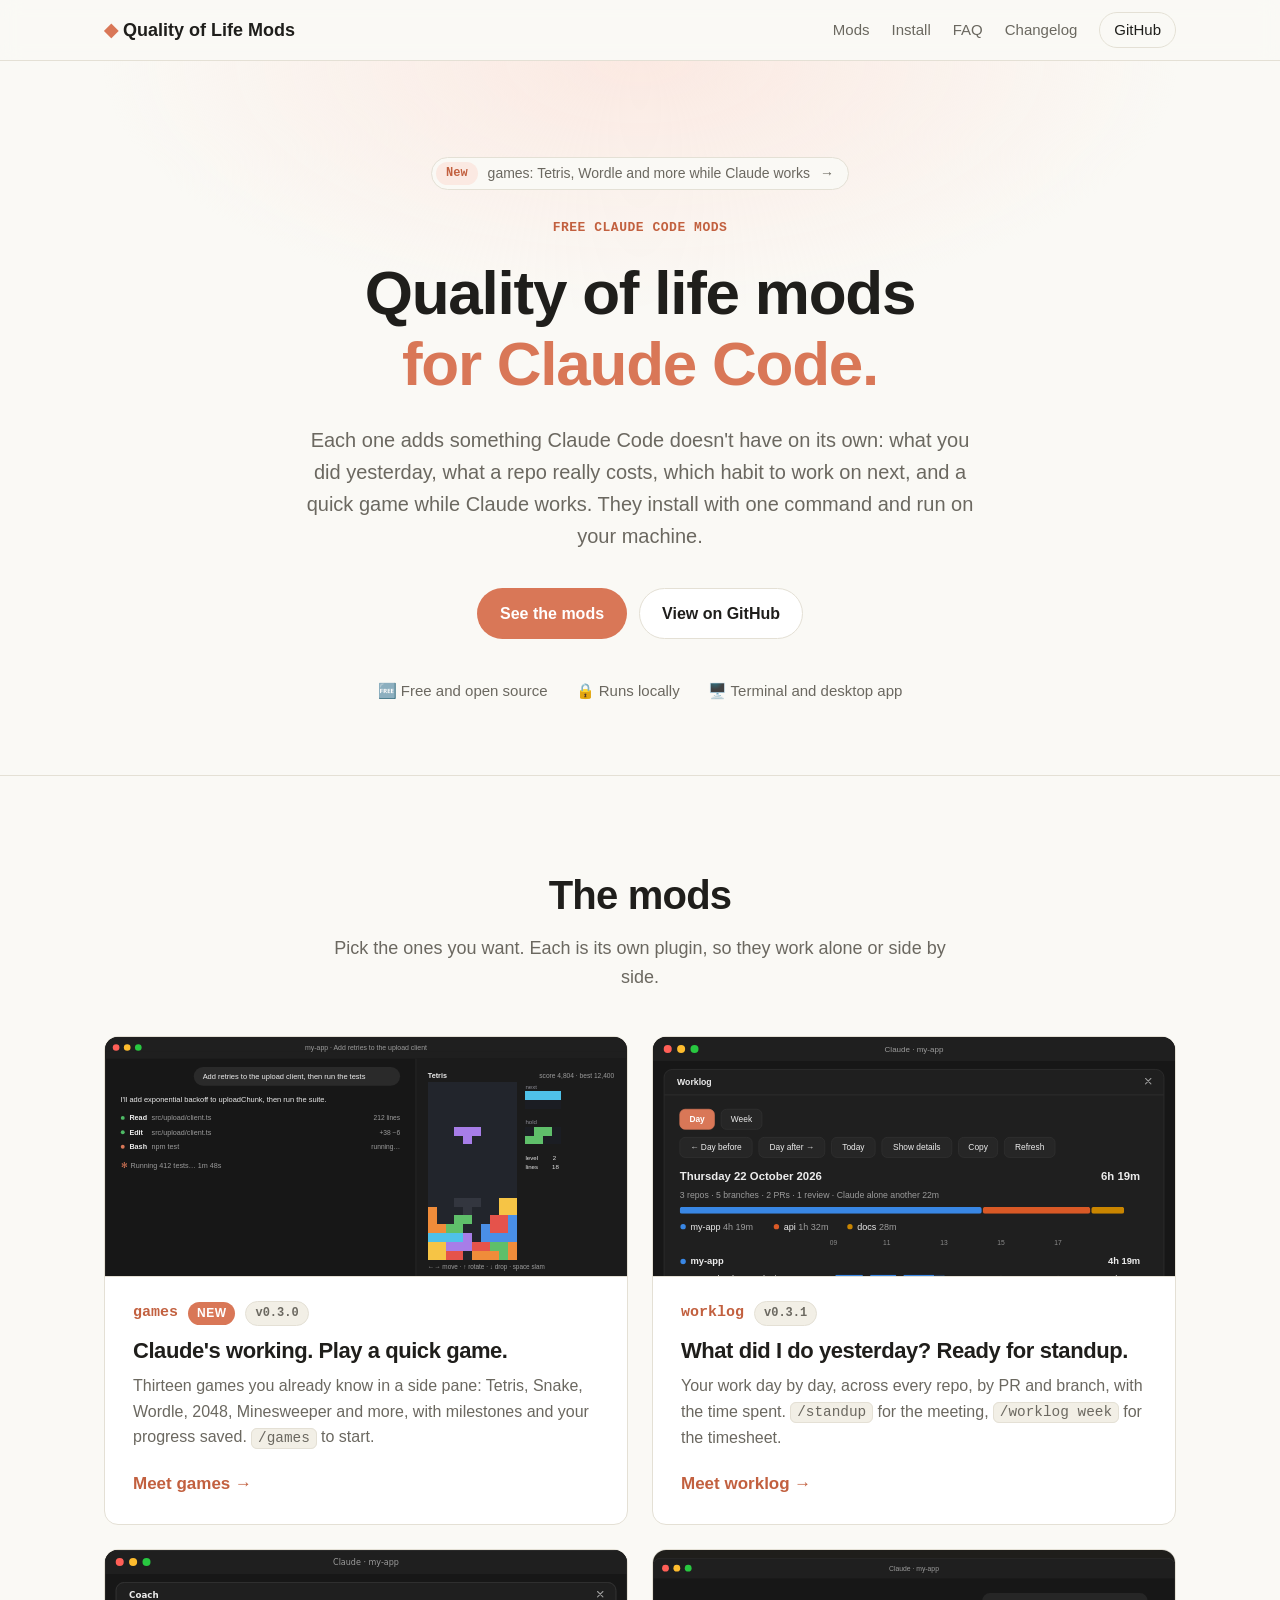
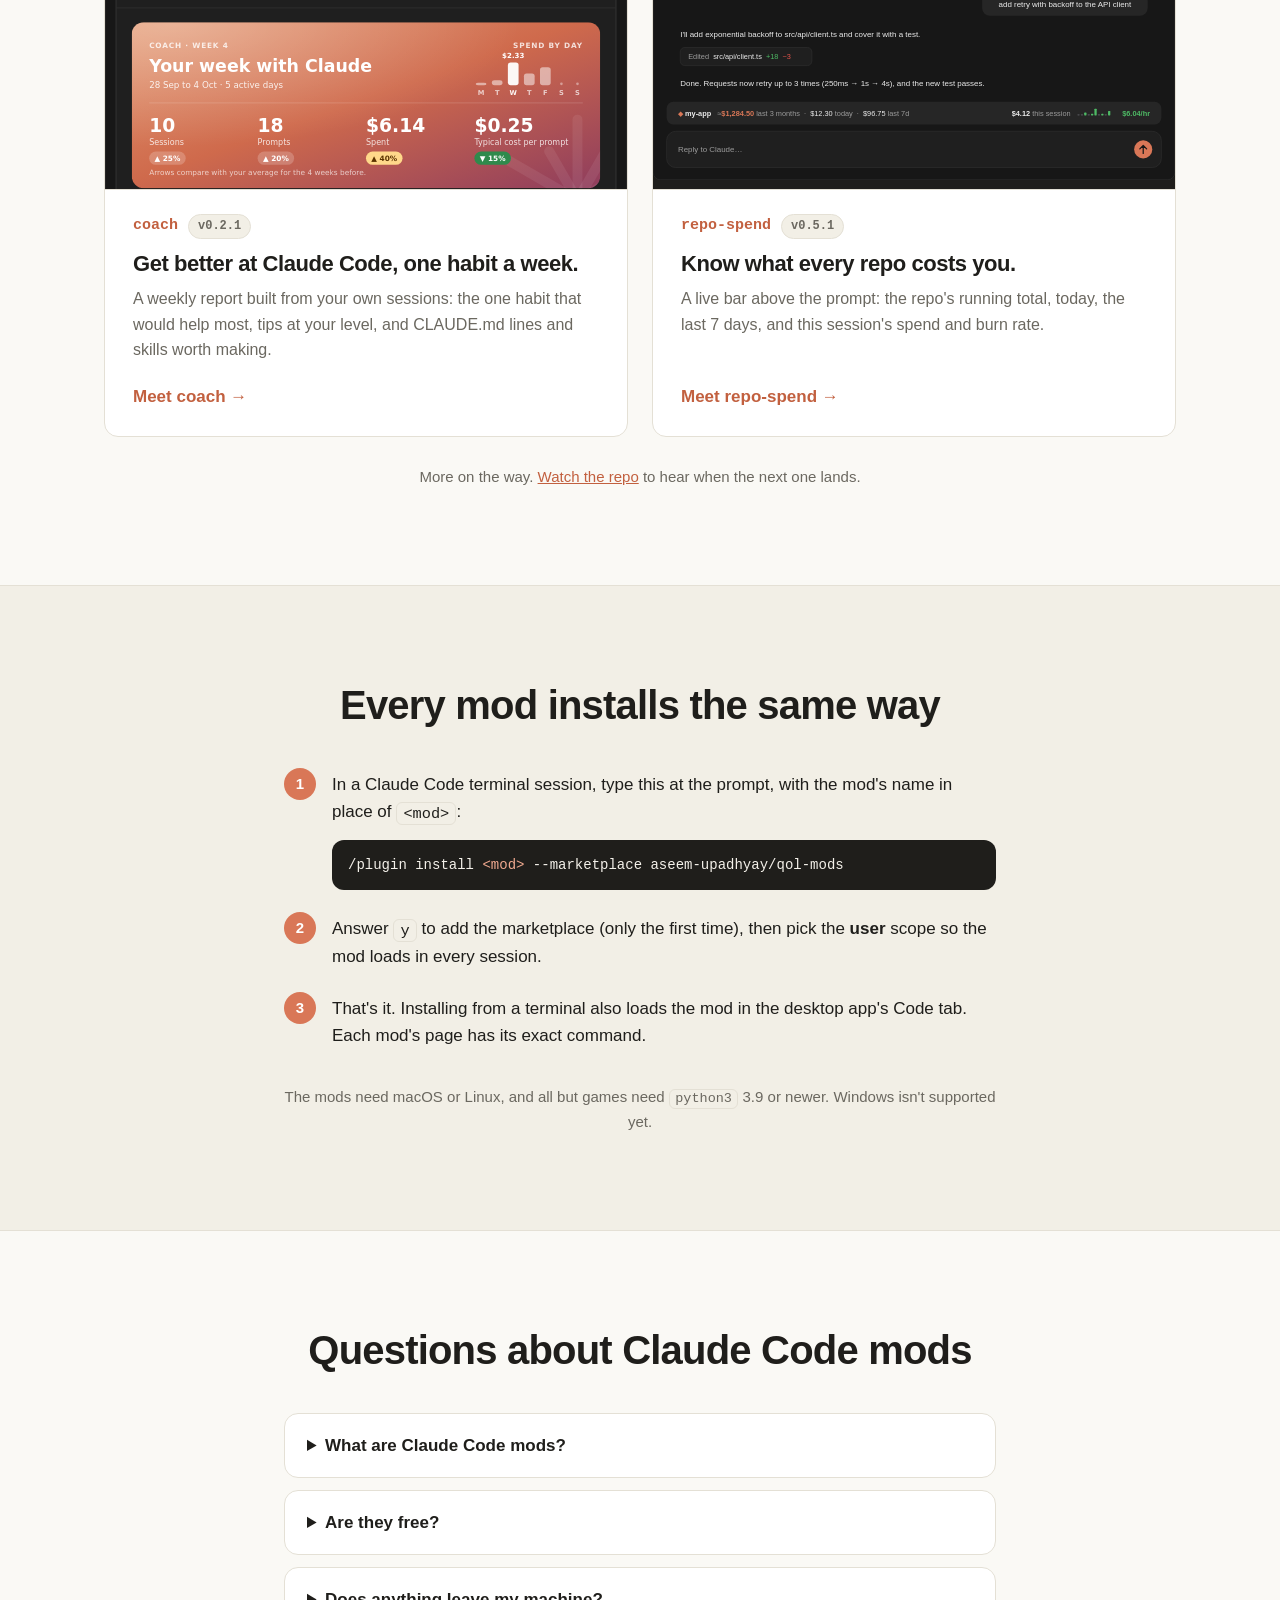
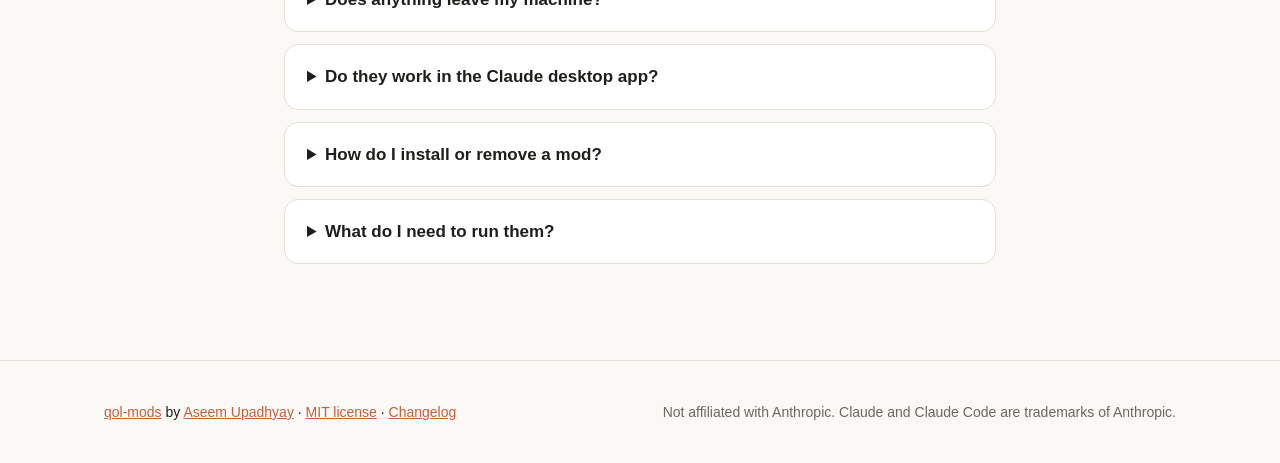
<file: docs/index.html>
<!doctype html>
<html lang="en">
<head>
  <meta charset="utf-8">
  <meta name="viewport" content="width=device-width, initial-scale=1">
  <title>Claude Code Mods · Quality of Life Mods</title>
  <meta name="description" content="Free, open-source Claude Code mods. games puts Tetris, Wordle and more beside Claude, worklog writes your standup, coach picks a habit, repo-spend tracks cost.">
  <meta name="author" content="Aseem Upadhyay">
  <meta name="robots" content="index, follow, max-image-preview:large">
  <meta property="og:title" content="Claude Code Mods · Quality of Life Mods">
  <meta property="og:site_name" content="Quality of Life Mods">
  <meta property="og:description" content="Free, open-source quality of life mods that make Claude Code even better. Install with one command; nothing leaves your machine.">
  <meta property="og:type" content="website">
  <meta property="og:locale" content="en_US">
  <meta property="og:url" content="https://qolmods.dev/">
  <meta property="og:image" content="https://qolmods.dev/assets/og.png">
  <meta property="og:image:type" content="image/png">
  <meta property="og:image:width" content="1200">
  <meta property="og:image:height" content="627">
  <meta property="og:image:alt" content="Quality of Life Mods: mods that make Claude Code even better. Cards for games, a quick game while Claude works, which is new; worklog, your standup across every repo; coach, one habit a week; and repo-spend, what every repo costs, live.">
  <meta name="twitter:card" content="summary_large_image">
  <meta name="twitter:title" content="Claude Code Mods · Quality of Life Mods">
  <meta name="twitter:description" content="Free, open-source quality of life mods that make Claude Code even better. Install with one command; nothing leaves your machine.">
  <meta name="twitter:image" content="https://qolmods.dev/assets/og.png">
  <meta name="twitter:image:alt" content="Quality of Life Mods: mods that make Claude Code even better. Cards for games, a quick game while Claude works, which is new; worklog, your standup across every repo; coach, one habit a week; and repo-spend, what every repo costs, live.">
  <link rel="canonical" href="https://qolmods.dev/">
  <meta name="theme-color" content="#D97757">
  <link rel="icon" href="/favicon.svg" type="image/svg+xml">
  <link rel="apple-touch-icon" href="/apple-touch-icon.png">
  <link rel="stylesheet" href="style.css">
  <script type="application/ld+json">
  {
    "@context": "https://schema.org",
    "@graph": [
      {
        "@type": "WebSite",
        "name": "Quality of Life Mods",
        "alternateName": "qol-mods",
        "url": "https://qolmods.dev/",
        "@id": "https://qolmods.dev/#website",
        "description": "Free, open-source mods that make Claude Code even better.",
        "inLanguage": "en",
        "publisher": {
          "@type": "Person",
          "name": "Aseem Upadhyay",
          "url": "https://github.com/aseem-upadhyay"
        }
      },
      {
        "@type": "ItemList",
        "name": "Mods for Claude Code",
        "itemListElement": [
          {
            "@type": "ListItem",
            "position": 1,
            "name": "games",
            "url": "https://qolmods.dev/games/"
          },
          {
            "@type": "ListItem",
            "position": 2,
            "name": "worklog",
            "url": "https://qolmods.dev/worklog/"
          },
          {
            "@type": "ListItem",
            "position": 3,
            "name": "coach",
            "url": "https://qolmods.dev/coach/"
          },
          {
            "@type": "ListItem",
            "position": 4,
            "name": "repo-spend",
            "url": "https://qolmods.dev/repo-spend/"
          }
        ]
      },
      {
        "@type": "FAQPage",
        "mainEntity": [
          {
            "@type": "Question",
            "name": "What are Claude Code mods?",
            "acceptedAnswer": { "@type": "Answer", "text": "Mods are plugins that change how Claude Code looks or behaves: a pane beside the chat, a bar above the prompt, a new slash command, a hook on tool calls. The quality of life mods here each add something Claude Code doesn't have on its own, like your standup, a repo's running cost, the habit to work on next, or a quick game while Claude works." }
          },
          {
            "@type": "Question",
            "name": "Are they free?",
            "acceptedAnswer": { "@type": "Answer", "text": "Yes. Every mod is free and open source under the MIT license, and the code is on GitHub for you to read before you install." }
          },
          {
            "@type": "Question",
            "name": "Does anything leave my machine?",
            "acceptedAnswer": { "@type": "Answer", "text": "No. The mods read the session logs Claude Code already keeps and make no network calls of their own; games keeps only your scores. The only exceptions are opt-in: coach can grade your prompts with a model, and worklog can read your pull requests through your gh login." }
          },
          {
            "@type": "Question",
            "name": "Do they work in the Claude desktop app?",
            "acceptedAnswer": { "@type": "Answer", "text": "Yes. Install a mod once from a terminal session and it loads in the terminal and in the desktop app's Code tab." }
          },
          {
            "@type": "Question",
            "name": "How do I install or remove a mod?",
            "acceptedAnswer": { "@type": "Answer", "text": "Install with /plugin install <mod> --marketplace aseem-upadhyay/qol-mods. Remove one with claude plugin uninstall <mod>@qol-mods." }
          },
          {
            "@type": "Question",
            "name": "What do I need to run them?",
            "acceptedAnswer": { "@type": "Answer", "text": "macOS or Linux. worklog, coach and repo-spend also need python3 3.9 or newer; games needs nothing beyond Claude Code. Windows isn't supported yet." }
          }
        ]
      }
    ]
  }
  </script>
</head>
<body>
  <header class="nav">
    <div class="wrap nav-inner">
      <a class="brand" href="#top"><span class="brand-mark" aria-hidden="true">◆</span> Quality of Life Mods</a>
      <nav aria-label="Sections">
        <a href="#mods">Mods</a>
        <a href="#install">Install</a>
        <a href="#faq">FAQ</a>
        <a href="https://github.com/aseem-upadhyay/qol-mods/releases">Changelog</a>
        <a class="nav-gh" href="https://github.com/aseem-upadhyay/qol-mods">GitHub</a>
      </nav>
    </div>
  </header>

  <main id="top">
    <!-- Hero -->
    <section class="hero">
      <div class="wrap">
        <a class="release" href="games/"><span class="release-tag">New</span> games: Tetris, Wordle and more while Claude works <span aria-hidden="true">→</span></a>
        <p class="eyebrow">Free Claude Code mods</p>
        <h1>Quality of life mods<br><span class="accent">for Claude Code.</span></h1>
        <p class="lede">Each one adds something Claude Code doesn't have on its own: what you did yesterday, what a repo really costs, which habit to work on next, and a quick game while Claude works. They install with one command and run on your machine.</p>
        <div class="hero-cta">
          <a class="btn btn-primary" href="#mods">See the mods</a>
          <a class="btn btn-ghost" href="https://github.com/aseem-upadhyay/qol-mods">View on GitHub</a>
        </div>
        <ul class="trust" aria-label="At a glance">
          <li><span aria-hidden="true">🆓</span> Free and open source</li>
          <li><span aria-hidden="true">🔒</span> Runs locally</li>
          <li><span aria-hidden="true">🖥️</span> Terminal and desktop app</li>
        </ul>
      </div>
    </section>

    <!-- The mods -->
    <section class="together" id="mods" aria-labelledby="mods-title">
      <div class="wrap">
        <h2 id="mods-title">The mods</h2>
        <p class="section-lede">Pick the ones you want. Each is its own plugin, so they work alone or side by side.</p>
        <div class="mod-cards">
          <a class="mod-card" href="games/">
            <div class="mod-card-shot">
              <img class="fit-right" src="assets/games/preview-desktop.svg" width="941" height="518" loading="lazy" alt="The games pane docked beside a Claude conversation in the desktop app: a Tetris game under way while Claude runs the tests.">
            </div>
            <div class="mod-card-body">
              <div class="mod-card-head">
                <span class="mod-card-name">games</span>
                <span class="badge">New</span>
                <span class="badge badge-quiet">v0.3.0</span>
              </div>
              <h3>Claude's working. Play a quick game.</h3>
              <p>Thirteen games you already know in a side pane: Tetris, Snake, Wordle, 2048, Minesweeper and more, with milestones and your progress saved. <code>/games</code> to start.</p>
              <span class="mod-card-more">Meet games <span aria-hidden="true">→</span></span>
            </div>
          </a>
          <a class="mod-card" href="worklog/">
            <div class="mod-card-shot">
              <img src="assets/worklog/preview-desktop.svg" width="780" height="1109" loading="lazy" alt="The worklog pane in the Claude desktop app: Thursday, 6h 19m across three repos, each branch on a timeline of the day.">
            </div>
            <div class="mod-card-body">
              <div class="mod-card-head">
                <span class="mod-card-name">worklog</span>
                <span class="badge badge-quiet">v0.3.1</span>
              </div>
              <h3>What did I do yesterday? Ready for standup.</h3>
              <p>Your work day by day, across every repo, by PR and branch, with the time spent. <code>/standup</code> for the meeting, <code>/worklog week</code> for the timesheet.</p>
              <span class="mod-card-more">Meet worklog <span aria-hidden="true">→</span></span>
            </div>
          </a>
          <a class="mod-card" href="coach/">
            <div class="mod-card-shot">
              <img src="assets/coach/preview-desktop.svg" width="780" height="1010" loading="lazy" alt="The coach report in the Claude desktop app: last week's sessions, prompts and spend, and the habit of the week.">
            </div>
            <div class="mod-card-body">
              <div class="mod-card-head">
                <span class="mod-card-name">coach</span>
                <span class="badge badge-quiet">v0.2.1</span>
              </div>
              <h3>Get better at Claude Code, one habit a week.</h3>
              <p>A weekly report built from your own sessions: the one habit that would help most, tips at your level, and CLAUDE.md lines and skills worth making.</p>
              <span class="mod-card-more">Meet coach <span aria-hidden="true">→</span></span>
            </div>
          </a>
          <a class="mod-card" href="repo-spend/">
            <div class="mod-card-shot">
              <img class="fit-whole" src="assets/repo-spend/preview-desktop.svg" width="920" height="392" loading="lazy" alt="A bar above the Claude prompt: my-app, $1,284.50 in the last 3 months, $12.30 today, and $6.04 an hour this session.">
            </div>
            <div class="mod-card-body">
              <div class="mod-card-head">
                <span class="mod-card-name">repo-spend</span>
                <span class="badge badge-quiet">v0.5.1</span>
              </div>
              <h3>Know what every repo costs you.</h3>
              <p>A live bar above the prompt: the repo's running total, today, the last 7 days, and this session's spend and burn rate.</p>
              <span class="mod-card-more">Meet repo-spend <span aria-hidden="true">→</span></span>
            </div>
          </a>
        </div>
        <p class="more-soon">More on the way. <a href="https://github.com/aseem-upadhyay/qol-mods">Watch the repo</a> to hear when the next one lands.</p>
      </div>
    </section>

    <!-- Install -->
    <section class="install" id="install" aria-labelledby="install-title">
      <div class="wrap install-inner">
        <h2 id="install-title">Every mod installs the same way</h2>
        <ol class="steps">
          <li>
            <p>In a Claude Code terminal session, type this at the prompt, with the mod's name in place of <code>&lt;mod&gt;</code>:</p>
            <div class="install-inline install-big">
              <code>/plugin install <span class="var">&lt;mod&gt;</span> --marketplace aseem-upadhyay/qol-mods</code>
            </div>
          </li>
          <li><p>Answer <kbd>y</kbd> to add the marketplace (only the first time), then pick the <strong>user</strong> scope so the mod loads in every session.</p></li>
          <li><p>That's it. Installing from a terminal also loads the mod in the desktop app's Code tab. Each mod's page has its exact command.</p></li>
        </ol>
        <p class="reqs">The mods need macOS or Linux, and all but games need <code>python3</code> 3.9 or newer. Windows isn't supported yet.</p>
      </div>
    </section>

    <!-- FAQ -->
    <section class="faq" id="faq" aria-labelledby="faq-title">
      <div class="wrap faq-inner">
        <h2 id="faq-title">Questions about Claude Code mods</h2>
        <div class="faq-list">
          <details>
            <summary>What are Claude Code mods?</summary>
            <p>Mods are plugins that change how Claude Code looks or behaves: a pane beside the chat, a bar above the prompt, a new slash command, a hook on tool calls. The quality of life mods here each add something Claude Code doesn't have on its own, like your standup, a repo's running cost, the habit to work on next, or a quick game while Claude works.</p>
          </details>
          <details>
            <summary>Are they free?</summary>
            <p>Yes. Every mod is free and open source under the MIT license, and the code is <a href="https://github.com/aseem-upadhyay/qol-mods">on GitHub</a> for you to read before you install.</p>
          </details>
          <details>
            <summary>Does anything leave my machine?</summary>
            <p>No. The mods read the session logs Claude Code already keeps and make no network calls of their own; games keeps only your scores. The only exceptions are opt-in: coach can grade your prompts with a model, and worklog can read your pull requests through your <code>gh</code> login.</p>
          </details>
          <details>
            <summary>Do they work in the Claude desktop app?</summary>
            <p>Yes. Install a mod once from a terminal session and it loads in the terminal and in the desktop app's Code tab.</p>
          </details>
          <details>
            <summary>How do I install or remove a mod?</summary>
            <p>Install with <code>/plugin install &lt;mod&gt; --marketplace aseem-upadhyay/qol-mods</code> (see <a href="#install">the steps above</a>). Remove one with <code>claude plugin uninstall &lt;mod&gt;@qol-mods</code>.</p>
          </details>
          <details>
            <summary>What do I need to run them?</summary>
            <p>macOS or Linux. worklog, coach and repo-spend also need <code>python3</code> 3.9 or newer; games needs nothing beyond Claude Code. Windows isn't supported yet.</p>
          </details>
        </div>
      </div>
    </section>
  </main>

  <footer class="footer">
    <div class="wrap footer-inner">
      <p><a href="https://github.com/aseem-upadhyay/qol-mods">qol-mods</a> by <a href="https://github.com/aseem-upadhyay">Aseem Upadhyay</a> · <a href="https://github.com/aseem-upadhyay/qol-mods/blob/main/LICENSE">MIT license</a> · <a href="https://github.com/aseem-upadhyay/qol-mods/releases">Changelog</a></p>
      <p class="muted">Not affiliated with Anthropic. Claude and Claude Code are trademarks of Anthropic.</p>
    </div>
  </footer>
</body>
</html>
</file>
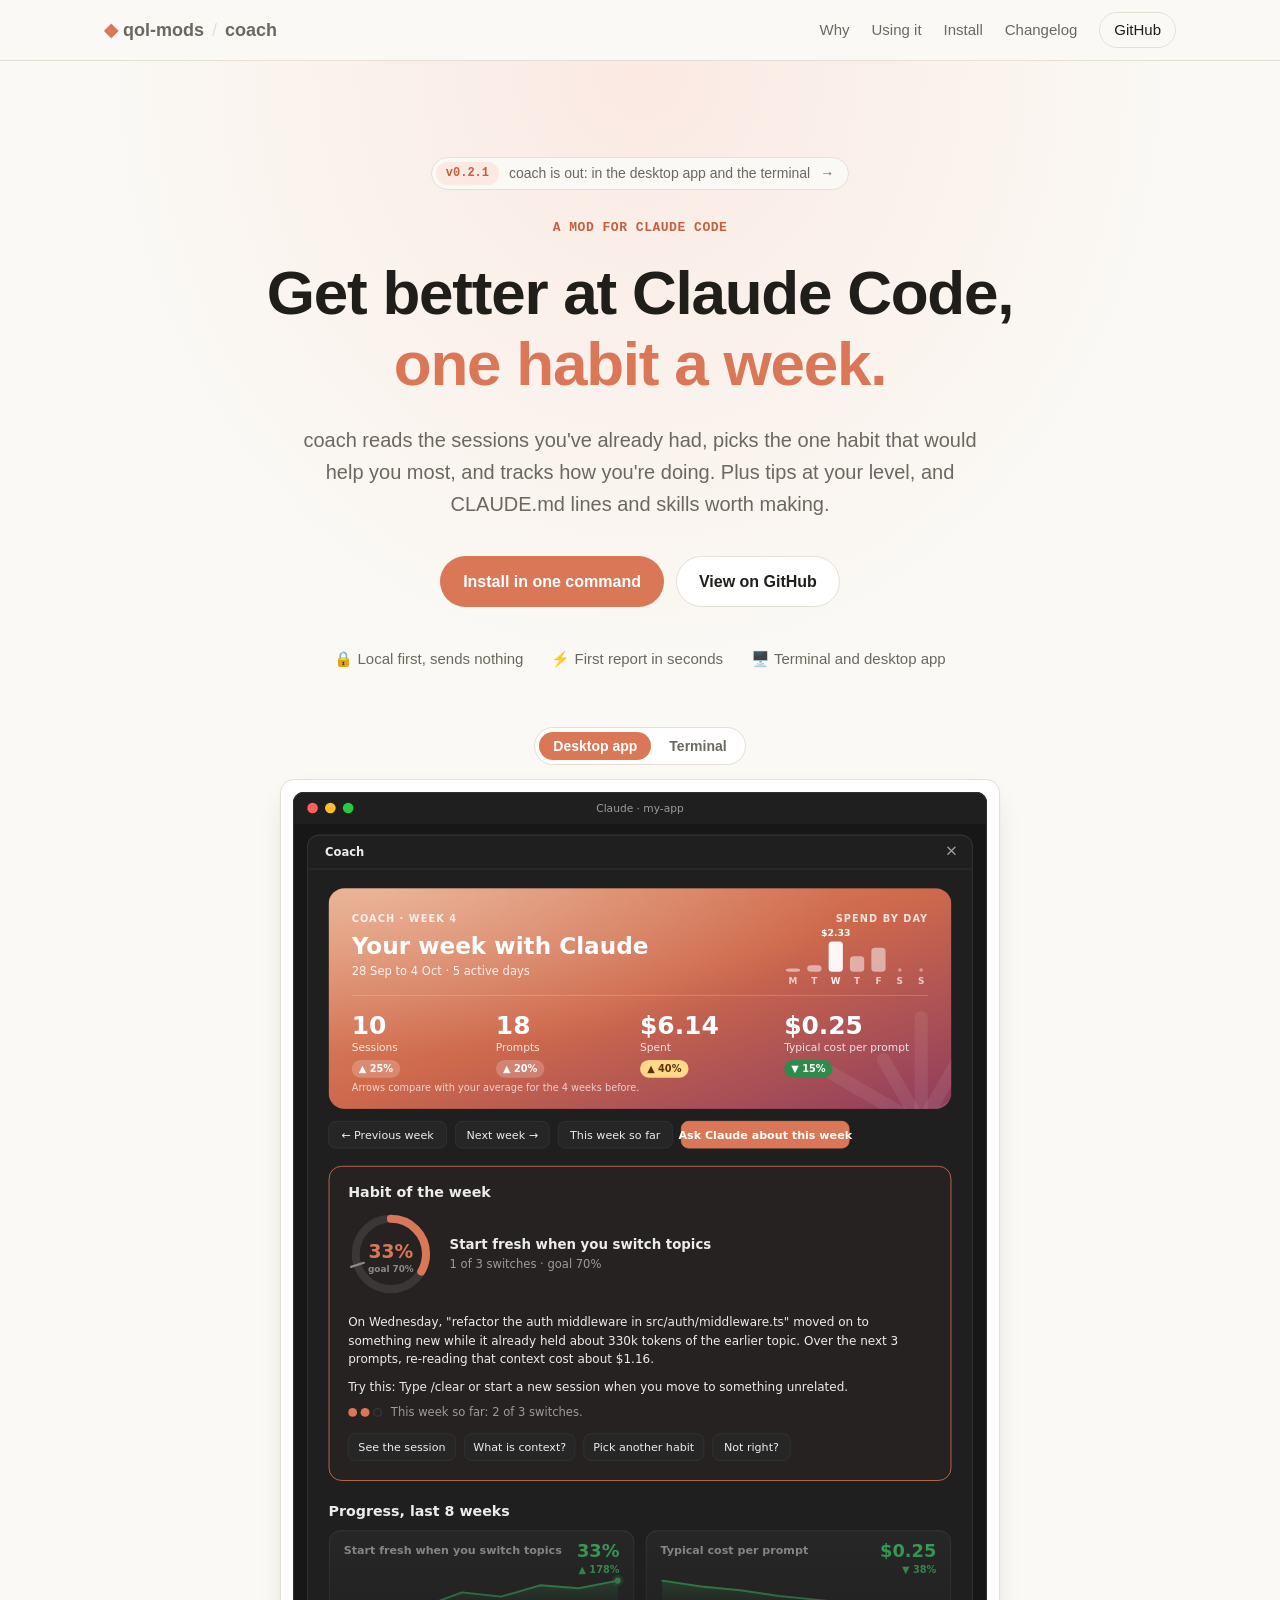
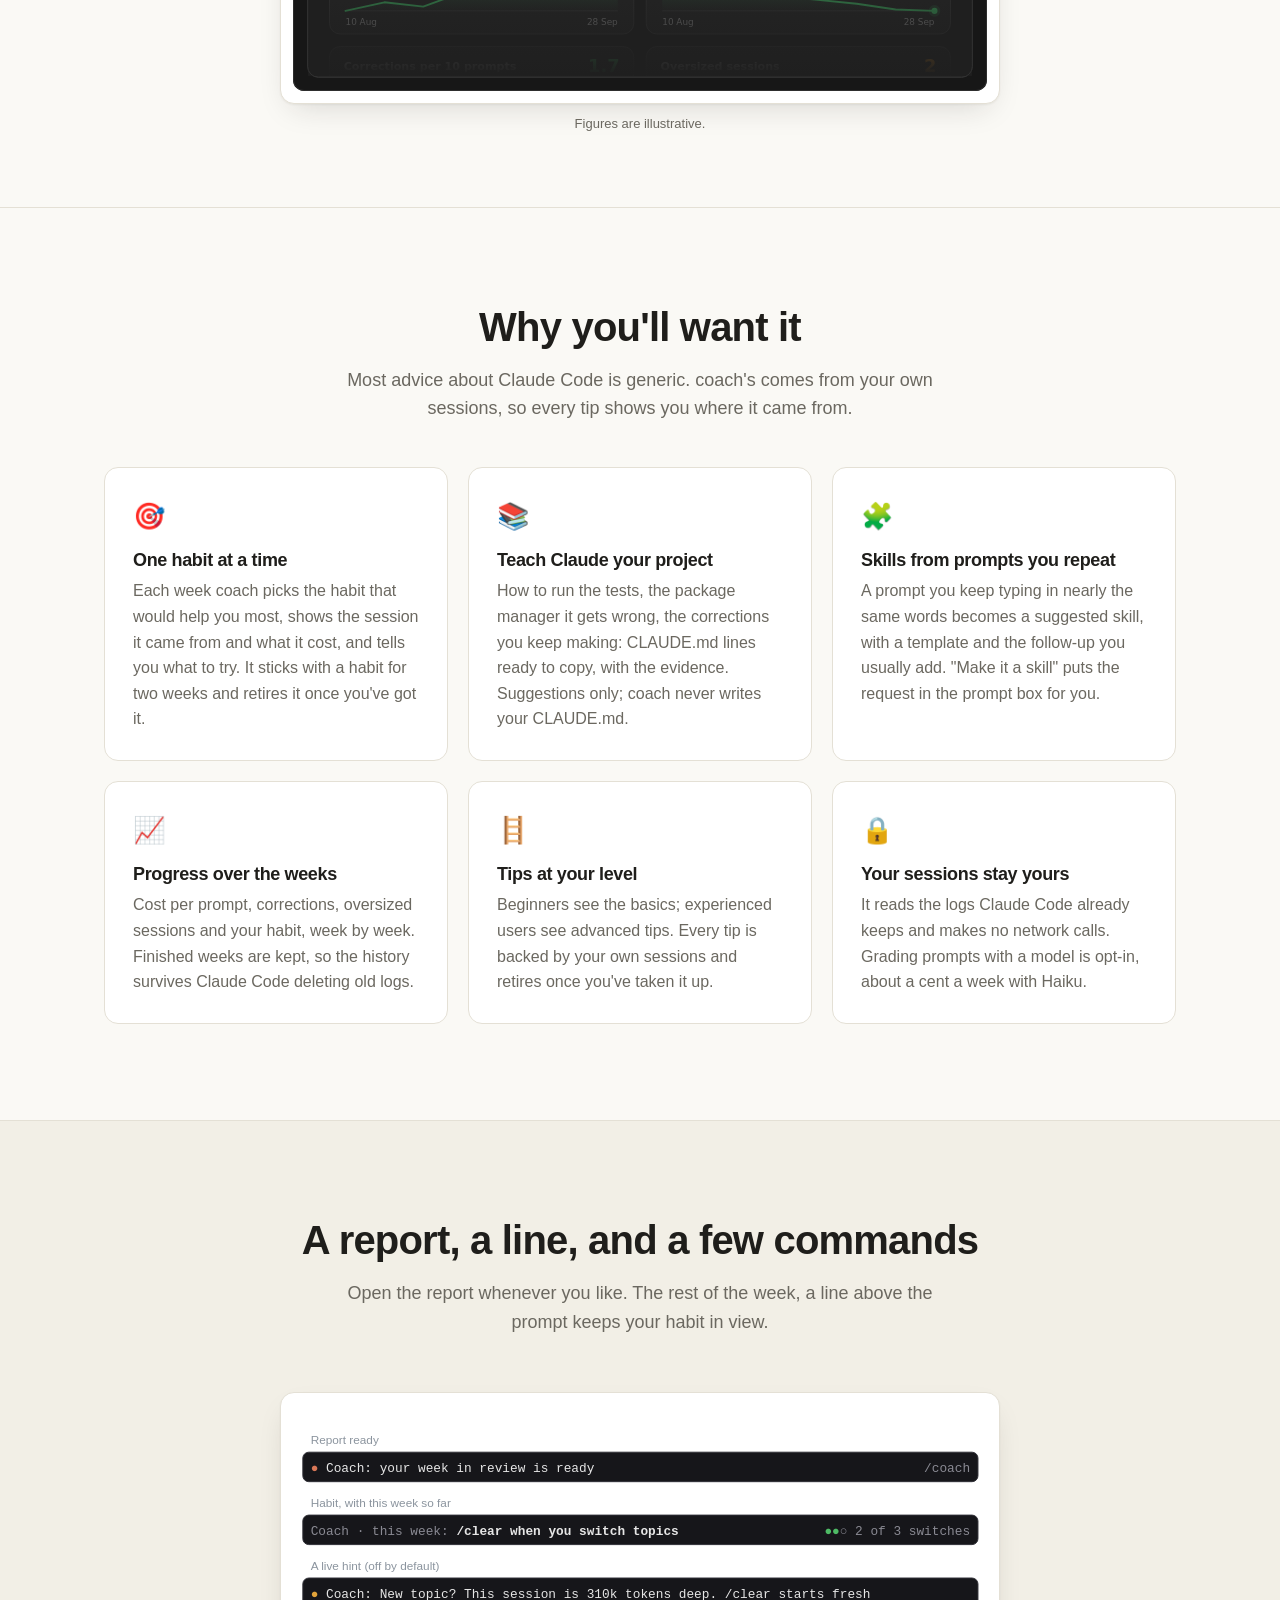
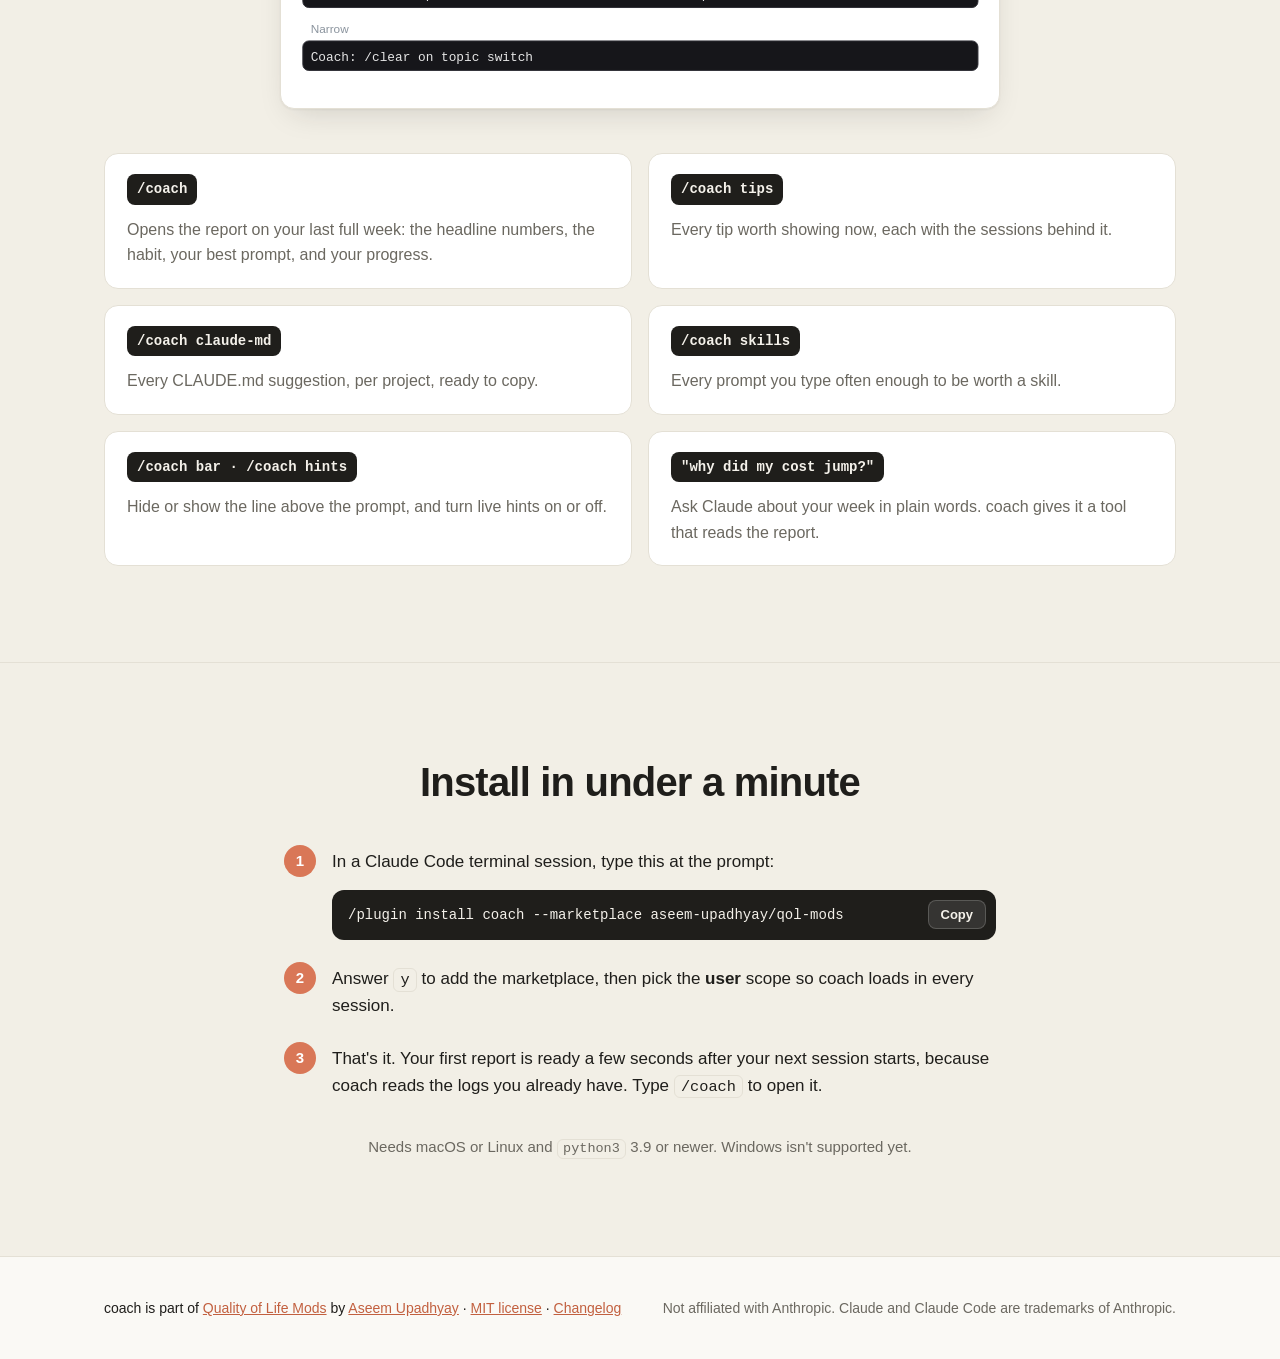
<file: docs/coach/index.html>
<!doctype html>
<html lang="en">
<head>
  <meta charset="utf-8">
  <meta name="viewport" content="width=device-width, initial-scale=1">
  <title>coach · Get better at Claude Code, one habit a week</title>
  <meta name="description" content="coach is a free, open-source Claude Code mod that reads your sessions and picks one habit a week to work on, with tips at your level and CLAUDE.md lines.">
  <meta name="author" content="Aseem Upadhyay">
  <meta name="robots" content="index, follow, max-image-preview:large">
  <meta property="og:title" content="coach · Get better at Claude Code, one habit a week">
  <meta property="og:site_name" content="Quality of Life Mods">
  <meta property="og:description" content="A weekly coach built from your own Claude Code sessions: one habit at a time, tips at your level, and your progress over the weeks. Free, open source, and local first.">
  <meta property="og:type" content="website">
  <meta property="og:locale" content="en_US">
  <meta property="og:url" content="https://qolmods.dev/coach/">
  <meta property="og:image" content="https://qolmods.dev/assets/coach/og.png">
  <meta property="og:image:type" content="image/png">
  <meta property="og:image:width" content="1200">
  <meta property="og:image:height" content="627">
  <meta property="og:image:alt" content="coach: Get better at Claude Code, one habit a week. The habit of the week, start fresh when you switch topics, at 2 of 3 switches this week.">
  <meta name="twitter:card" content="summary_large_image">
  <meta name="twitter:title" content="coach · Get better at Claude Code, one habit a week">
  <meta name="twitter:description" content="A weekly coach built from your own Claude Code sessions: one habit at a time, tips at your level, and your progress over the weeks. Free, open source, and local first.">
  <meta name="twitter:image" content="https://qolmods.dev/assets/coach/og.png">
  <meta name="twitter:image:alt" content="coach: Get better at Claude Code, one habit a week. The habit of the week, start fresh when you switch topics, at 2 of 3 switches this week.">
  <link rel="canonical" href="https://qolmods.dev/coach/">
  <meta name="theme-color" content="#D97757">
  <link rel="icon" href="/favicon.svg" type="image/svg+xml">
  <link rel="apple-touch-icon" href="/apple-touch-icon.png">
  <link rel="stylesheet" href="../style.css">
  <script type="application/ld+json">
  {
    "@context": "https://schema.org",
    "@graph": [
      {
        "@type": "WebSite",
        "name": "Quality of Life Mods",
        "alternateName": "qol-mods",
        "url": "https://qolmods.dev/",
        "@id": "https://qolmods.dev/#website",
        "description": "Free, open-source mods that make Claude Code even better.",
        "inLanguage": "en",
        "publisher": {
          "@type": "Person",
          "name": "Aseem Upadhyay",
          "url": "https://github.com/aseem-upadhyay"
        }
      },
      {
        "@type": "BreadcrumbList",
        "itemListElement": [
          {
            "@type": "ListItem",
            "position": 1,
            "name": "Quality of Life Mods",
            "item": "https://qolmods.dev/"
          },
          {
            "@type": "ListItem",
            "position": 2,
            "name": "coach",
            "item": "https://qolmods.dev/coach/"
          }
        ]
      },
      {
        "@type": "SoftwareApplication",
        "name": "coach",
        "description": "A Claude Code mod that reads your own sessions and coaches one habit a week, with tips at your level, CLAUDE.md lines and skills worth making, and your progress over the weeks.",
        "url": "https://qolmods.dev/coach/",
        "applicationCategory": "DeveloperApplication",
        "operatingSystem": "macOS, Linux",
        "softwareVersion": "0.2.1",
        "image": "https://qolmods.dev/assets/coach/og.png",
        "license": "https://github.com/aseem-upadhyay/qol-mods/blob/main/LICENSE",
        "offers": {
          "@type": "Offer",
          "price": "0",
          "priceCurrency": "USD"
        },
        "applicationSubCategory": "Claude Code plugin",
        "author": {
          "@type": "Person",
          "name": "Aseem Upadhyay",
          "url": "https://github.com/aseem-upadhyay"
        },
        "isAccessibleForFree": true,
        "isPartOf": {
          "@id": "https://qolmods.dev/#website"
        },
        "installUrl": "https://qolmods.dev/coach/#install",
        "codeRepository": "https://github.com/aseem-upadhyay/qol-mods/tree/main/plugins/coach",
        "screenshot": "https://qolmods.dev/assets/coach/preview-desktop.svg",
        "softwareRequirements": "Claude Code, python3 3.9 or newer"
      }
    ]
  }
  </script>
</head>
<body>
  <header class="nav">
    <div class="wrap nav-inner">
      <div class="crumbs">
        <a class="brand" href="../"><span class="brand-mark" aria-hidden="true">◆</span> qol-mods</a>
        <span class="crumb-sep" aria-hidden="true">/</span>
        <a class="crumb-here brand" href="#top" aria-current="page">coach</a>
      </div>
      <nav aria-label="Sections">
        <a href="#benefits">Why</a>
        <a href="#using">Using it</a>
        <a href="#install">Install</a>
        <a href="https://github.com/aseem-upadhyay/qol-mods/releases?q=coach&amp;expanded=true">Changelog</a>
        <a class="nav-gh" href="https://github.com/aseem-upadhyay/qol-mods/tree/main/plugins/coach">GitHub</a>
      </nav>
    </div>
  </header>

  <main id="top">
    <!-- Hero -->
    <section class="hero">
      <div class="wrap">
        <a class="release" href="https://github.com/aseem-upadhyay/qol-mods/releases/tag/coach-v0.2.1"><span class="release-tag">v0.2.1</span> coach is out: in the desktop app and the terminal <span aria-hidden="true">→</span></a>
        <p class="eyebrow">A mod for Claude Code</p>
        <h1>Get better at Claude Code,<br><span class="accent">one habit a week.</span></h1>
        <p class="lede">coach reads the sessions you've already had, picks the one habit that would help you most, and tracks how you're doing. Plus tips at your level, and CLAUDE.md lines and skills worth making.</p>
        <div class="hero-cta">
          <a class="btn btn-primary" href="#install">Install in one command</a>
          <a class="btn btn-ghost" href="https://github.com/aseem-upadhyay/qol-mods/tree/main/plugins/coach">View on GitHub</a>
        </div>
        <ul class="trust" aria-label="At a glance">
          <li><span aria-hidden="true">🔒</span> Local first, sends nothing</li>
          <li><span aria-hidden="true">⚡</span> First report in seconds</li>
          <li><span aria-hidden="true">🖥️</span> Terminal and desktop app</li>
        </ul>

        <figure class="shot shot-hero shot-tall" data-tabs>
          <div class="tabs" role="tablist" aria-label="Preview">
            <button role="tab" aria-selected="true" aria-controls="co-desktop" id="co-desktop-tab">Desktop app</button>
            <button role="tab" aria-selected="false" aria-controls="co-cli" id="co-cli-tab" tabindex="-1">Terminal</button>
          </div>
          <div class="shot-frame">
            <img role="tabpanel" id="co-desktop" aria-labelledby="co-desktop-tab" src="../assets/coach/preview-desktop.svg" width="780" height="1010" alt="The coach report in the Claude desktop app. A coral card: your week with Claude, 28 Sep to 4 Oct, week 4; 10 sessions, 18 prompts, $6.14 spent, up 40% on the four weeks before, and $0.25 for a typical prompt, down 15%; beside them, spend by day. Below, the habit of the week, start fresh when you switch topics, with a ring at 33% against a goal of 70% and two of three switches done this week; then eight weeks of progress as small charts.">
            <img role="tabpanel" id="co-cli" aria-labelledby="co-cli-tab" src="../assets/coach/preview-cli.svg" width="706" height="832" hidden alt="A Claude Code terminal with the coach report open: last week's sessions, prompts and spend in four framed tiles; the habit of the week, start fresh when you switch topics, 1 of 3 switches against a goal of 70%, with the session it came from; and two CLAUDE.md lines to copy. Above the prompt, the coach line keeps the habit in view: 2 of 3 switches this week.">
          </div>
          <figcaption>Figures are illustrative.</figcaption>
        </figure>
      </div>
    </section>

    <!-- Benefits -->
    <section class="together" id="benefits" aria-labelledby="benefits-title">
      <div class="wrap">
        <h2 id="benefits-title">Why you'll want it</h2>
        <p class="section-lede">Most advice about Claude Code is generic. coach's comes from your own sessions, so every tip shows you where it came from.</p>
        <div class="cards">
          <article class="card">
            <span class="card-icon" aria-hidden="true">🎯</span>
            <h3>One habit at a time</h3>
            <p>Each week coach picks the habit that would help you most, shows the session it came from and what it cost, and tells you what to try. It sticks with a habit for two weeks and retires it once you've got it.</p>
          </article>
          <article class="card">
            <span class="card-icon" aria-hidden="true">📚</span>
            <h3>Teach Claude your project</h3>
            <p>How to run the tests, the package manager it gets wrong, the corrections you keep making: CLAUDE.md lines ready to copy, with the evidence. Suggestions only; coach never writes your CLAUDE.md.</p>
          </article>
          <article class="card">
            <span class="card-icon" aria-hidden="true">🧩</span>
            <h3>Skills from prompts you repeat</h3>
            <p>A prompt you keep typing in nearly the same words becomes a suggested skill, with a template and the follow-up you usually add. "Make it a skill" puts the request in the prompt box for you.</p>
          </article>
          <article class="card">
            <span class="card-icon" aria-hidden="true">📈</span>
            <h3>Progress over the weeks</h3>
            <p>Cost per prompt, corrections, oversized sessions and your habit, week by week. Finished weeks are kept, so the history survives Claude Code deleting old logs.</p>
          </article>
          <article class="card">
            <span class="card-icon" aria-hidden="true">🪜</span>
            <h3>Tips at your level</h3>
            <p>Beginners see the basics; experienced users see advanced tips. Every tip is backed by your own sessions and retires once you've taken it up.</p>
          </article>
          <article class="card">
            <span class="card-icon" aria-hidden="true">🔒</span>
            <h3>Your sessions stay yours</h3>
            <p>It reads the logs Claude Code already keeps and makes no network calls. Grading prompts with a model is opt-in, about a cent a week with Haiku.</p>
          </article>
        </div>
      </div>
    </section>

    <!-- Using it -->
    <section class="mod mod-alt" id="using" aria-labelledby="using-title">
      <div class="wrap">
        <h2 id="using-title" class="center">A report, a line, and a few commands</h2>
        <p class="section-lede">Open the report whenever you like. The rest of the week, a line above the prompt keeps your habit in view.</p>
        <figure class="shot shot-hero shot-tall">
          <div class="shot-frame">
            <img src="../assets/coach/preview-bar.svg" width="706" height="296" loading="lazy" alt="The coach line above the prompt in four states: a report ready to read; the habit of the week with this week's progress, 2 of 3; a live hint about a topic change in a big session; and the short form it falls back to when the terminal is narrow.">
          </div>
        </figure>
        <dl class="parts">
          <div><dt><span class="chip">/coach</span></dt><dd>Opens the report on your last full week: the headline numbers, the habit, your best prompt, and your progress.</dd></div>
          <div><dt><span class="chip">/coach tips</span></dt><dd>Every tip worth showing now, each with the sessions behind it.</dd></div>
          <div><dt><span class="chip">/coach claude-md</span></dt><dd>Every CLAUDE.md suggestion, per project, ready to copy.</dd></div>
          <div><dt><span class="chip">/coach skills</span></dt><dd>Every prompt you type often enough to be worth a skill.</dd></div>
          <div><dt><span class="chip">/coach bar · /coach hints</span></dt><dd>Hide or show the line above the prompt, and turn live hints on or off.</dd></div>
          <div><dt><span class="chip">"why did my cost jump?"</span></dt><dd>Ask Claude about your week in plain words. coach gives it a tool that reads the report.</dd></div>
        </dl>
      </div>
    </section>

    <!-- Install -->
    <section class="install" id="install" aria-labelledby="install-title">
      <div class="wrap install-inner">
        <h2 id="install-title">Install in under a minute</h2>
        <ol class="steps">
          <li>
            <p>In a Claude Code terminal session, type this at the prompt:</p>
            <div class="install-inline install-big">
              <code>/plugin install coach --marketplace aseem-upadhyay/qol-mods</code>
              <button class="copy" type="button" data-copy="/plugin install coach --marketplace aseem-upadhyay/qol-mods">Copy</button>
            </div>
          </li>
          <li><p>Answer <kbd>y</kbd> to add the marketplace, then pick the <strong>user</strong> scope so coach loads in every session.</p></li>
          <li><p>That's it. Your first report is ready a few seconds after your next session starts, because coach reads the logs you already have. Type <code>/coach</code> to open it.</p></li>
        </ol>
        <p class="reqs">Needs macOS or Linux and <code>python3</code> 3.9 or newer. Windows isn't supported yet.</p>
      </div>
    </section>
  </main>

  <footer class="footer">
    <div class="wrap footer-inner">
      <p>coach is part of <a href="../">Quality of Life Mods</a> by <a href="https://github.com/aseem-upadhyay">Aseem Upadhyay</a> · <a href="https://github.com/aseem-upadhyay/qol-mods/blob/main/LICENSE">MIT license</a> · <a href="https://github.com/aseem-upadhyay/qol-mods/releases?q=coach&amp;expanded=true">Changelog</a></p>
      <p class="muted">Not affiliated with Anthropic. Claude and Claude Code are trademarks of Anthropic.</p>
    </div>
  </footer>

  <script src="../site.js"></script>
</body>
</html>
</file>
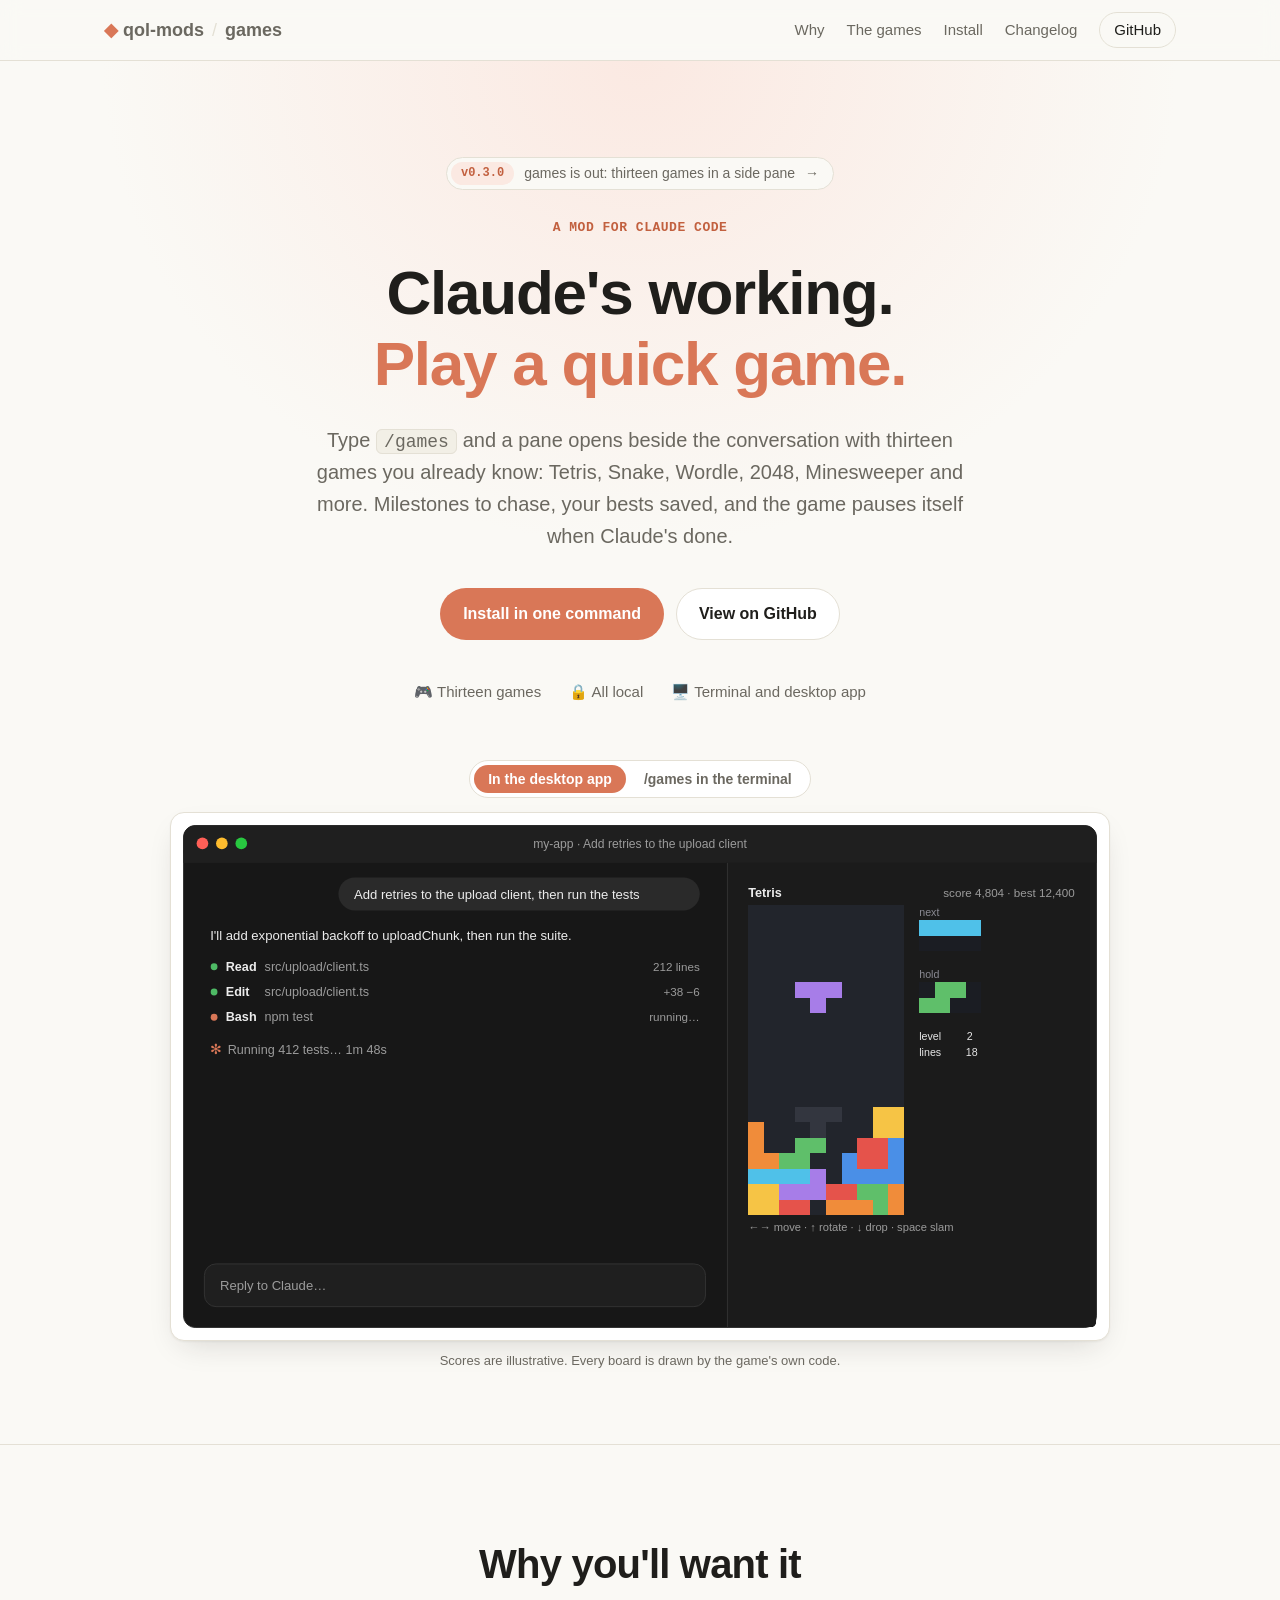
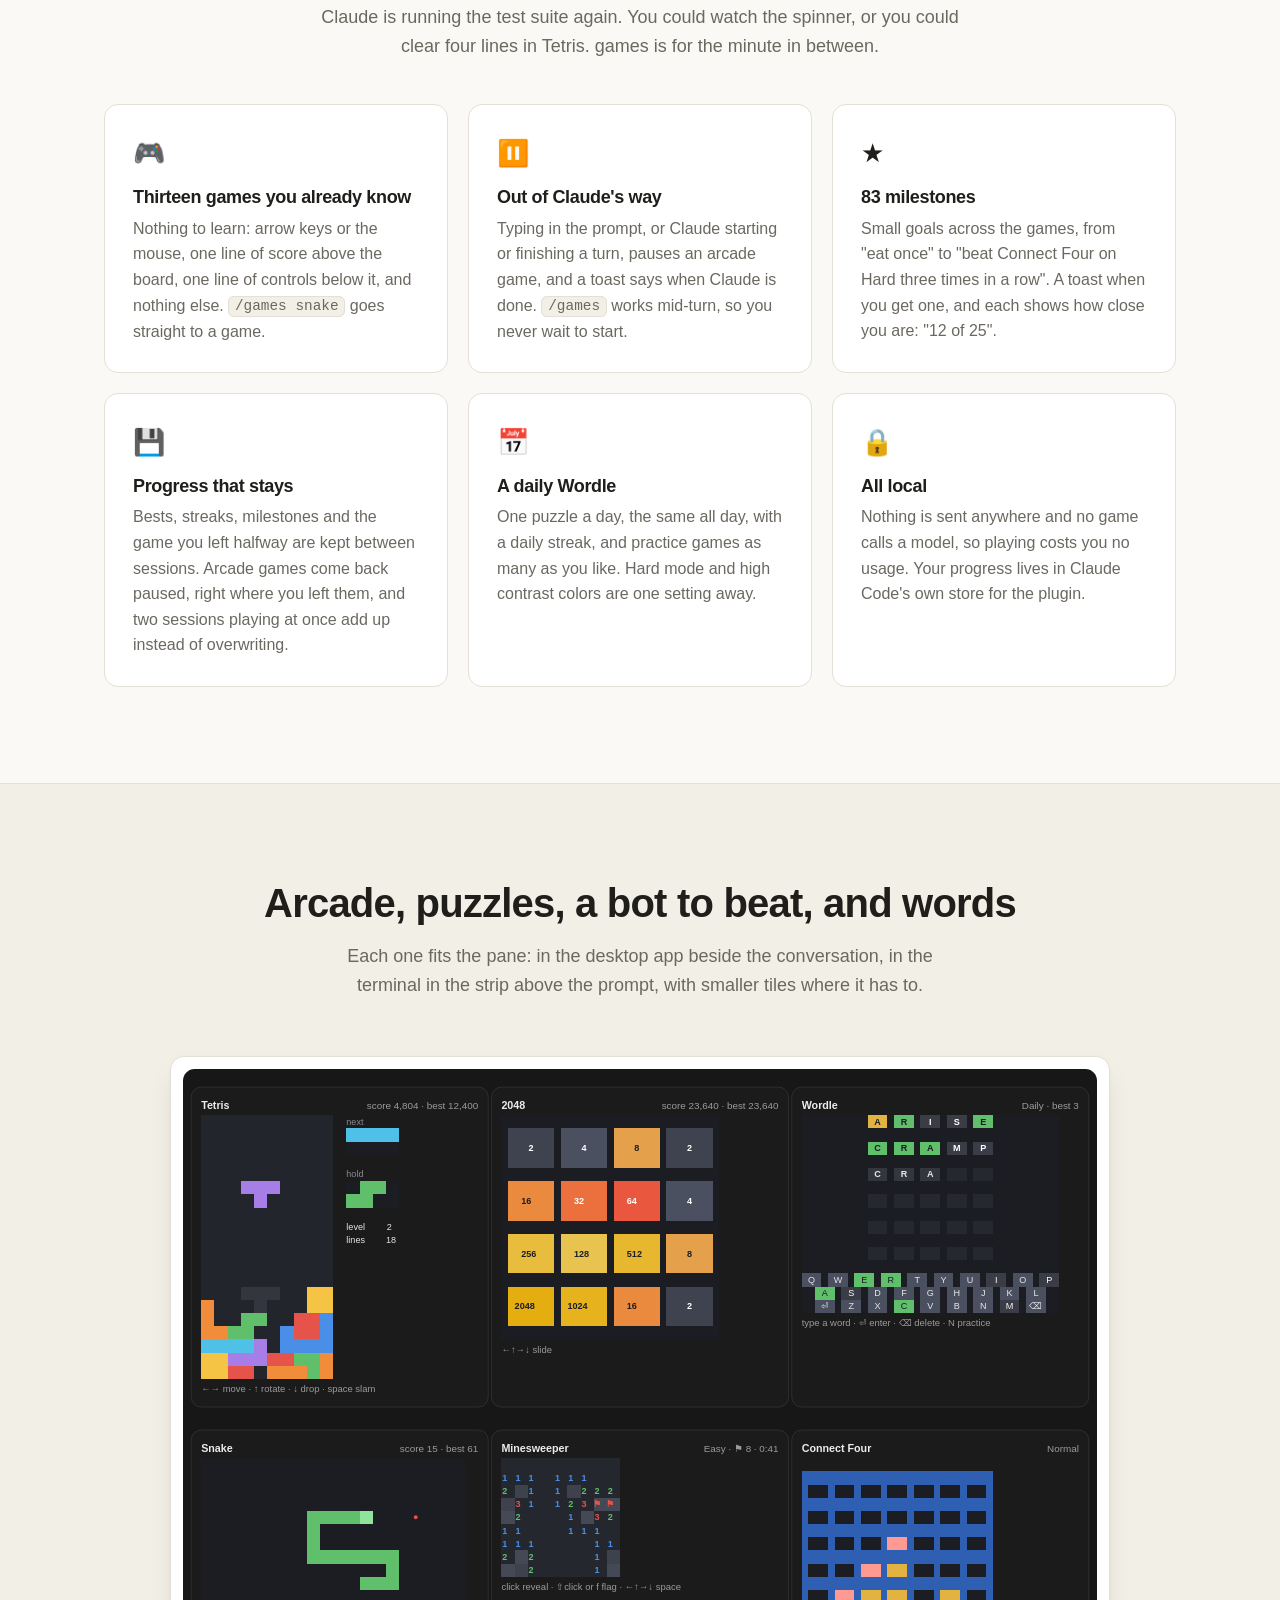
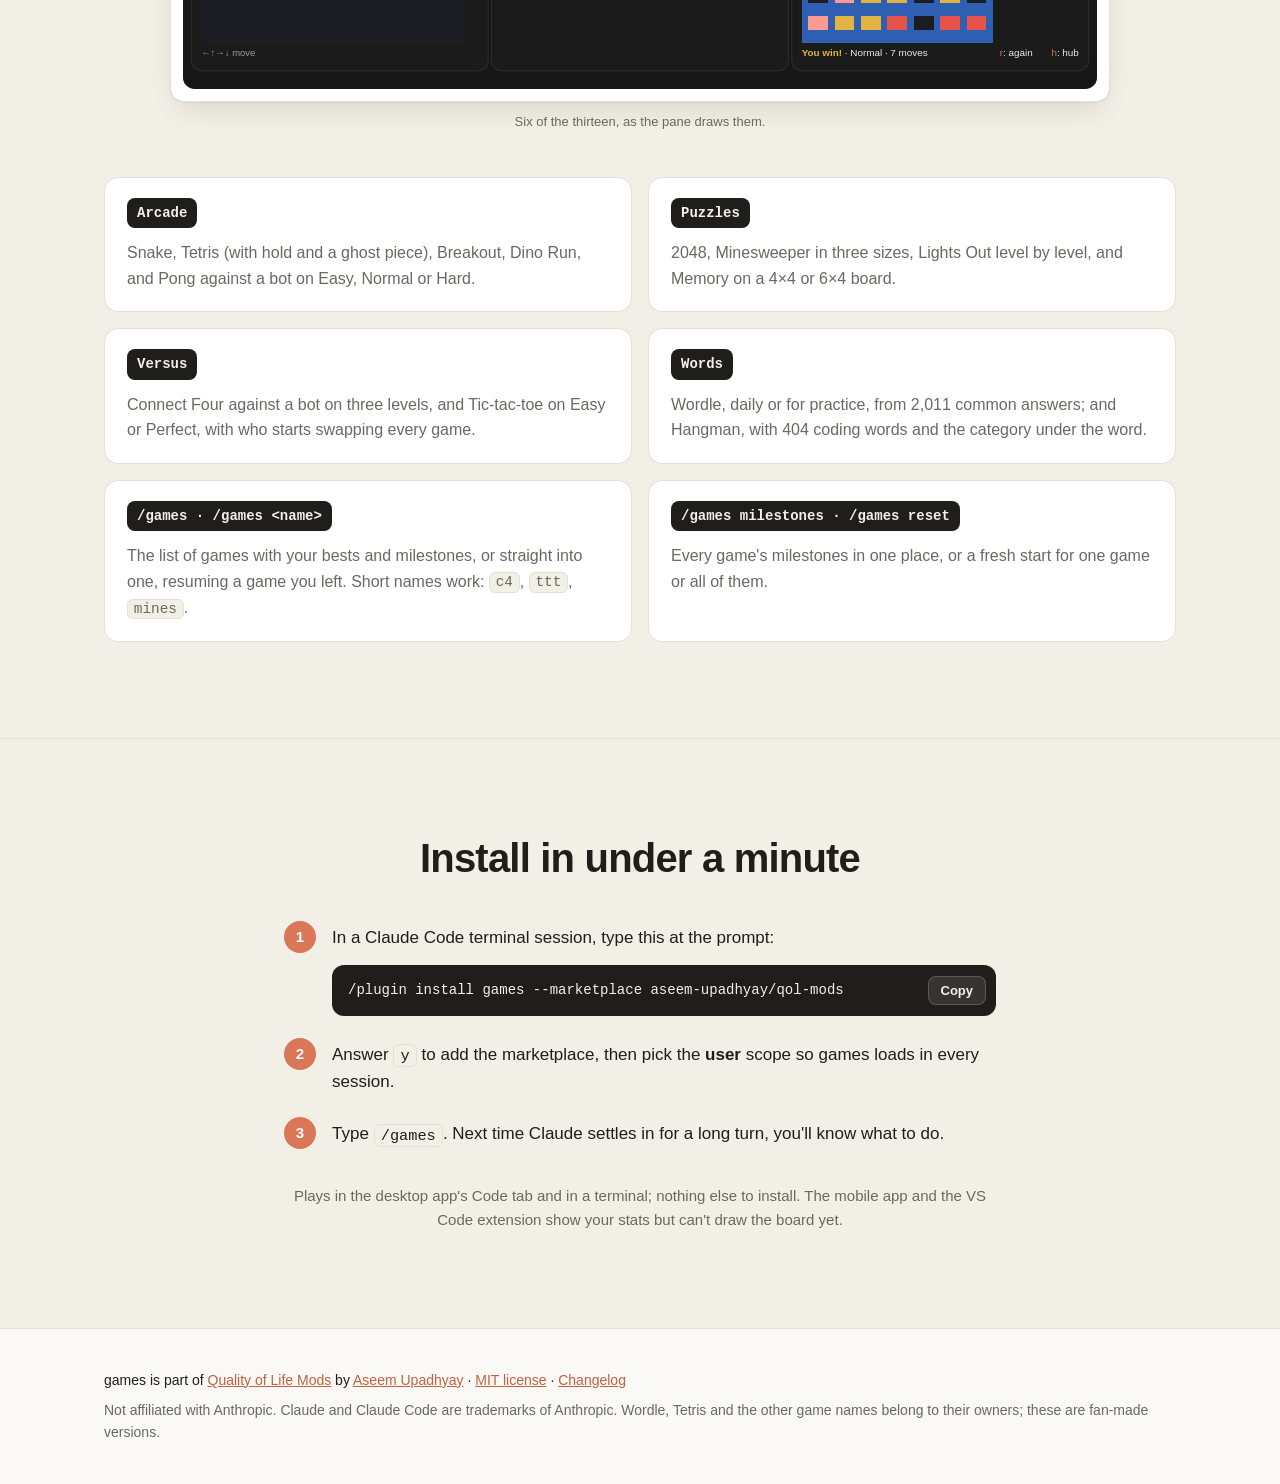
<file: docs/games/index.html>
<!doctype html>
<html lang="en">
<head>
  <meta charset="utf-8">
  <meta name="viewport" content="width=device-width, initial-scale=1">
  <title>games · A quick game while Claude works · Claude Code mod</title>
  <meta name="description" content="games is a free, open-source Claude Code mod: /games opens Tetris, Snake, Wordle, 2048 and nine more in a side pane while Claude works, with milestones and saved progress.">
  <meta name="keywords" content="Claude Code, games, Tetris, Snake, Wordle, 2048, Minesweeper, Breakout, Dino Run, Pong, Claude Code plugin, terminal games">
  <meta name="author" content="Aseem Upadhyay">
  <meta name="robots" content="index, follow, max-image-preview:large">
  <meta property="og:title" content="games · Claude's working. Play a quick game">
  <meta property="og:site_name" content="Quality of Life Mods">
  <meta property="og:description" content="Thirteen games you already know in a side pane of Claude Code: Tetris, Snake, Wordle, 2048, Minesweeper and more, with 83 milestones and your progress saved. They pause when Claude's done. Free, open source, and all local.">
  <meta property="og:type" content="website">
  <meta property="og:locale" content="en_US">
  <meta property="og:url" content="https://qolmods.dev/games/">
  <meta property="og:image" content="https://qolmods.dev/assets/games/og.png">
  <meta property="og:image:type" content="image/png">
  <meta property="og:image:width" content="1200">
  <meta property="og:image:height" content="627">
  <meta property="og:image:alt" content="games: Claude's working. Play a quick game. Four boards as the pane draws them: Tetris with a T piece falling, 2048 with a 2048 tile made, a Wordle half solved, and Snake chasing its food.">
  <meta name="twitter:card" content="summary_large_image">
  <meta name="twitter:title" content="games · Claude's working. Play a quick game">
  <meta name="twitter:description" content="Thirteen games you already know in a side pane of Claude Code: Tetris, Snake, Wordle, 2048, Minesweeper and more, with 83 milestones and your progress saved. They pause when Claude's done. Free, open source, and all local.">
  <meta name="twitter:image" content="https://qolmods.dev/assets/games/og.png">
  <meta name="twitter:image:alt" content="games: Claude's working. Play a quick game. Four boards as the pane draws them: Tetris with a T piece falling, 2048 with a 2048 tile made, a Wordle half solved, and Snake chasing its food.">
  <link rel="canonical" href="https://qolmods.dev/games/">
  <meta name="theme-color" content="#D97757">
  <link rel="icon" href="/favicon.svg" type="image/svg+xml">
  <link rel="apple-touch-icon" href="/apple-touch-icon.png">
  <link rel="stylesheet" href="../style.css">
  <script type="application/ld+json">
  {
    "@context": "https://schema.org",
    "@graph": [
      {
        "@type": "WebSite",
        "name": "Quality of Life Mods",
        "alternateName": "qol-mods",
        "url": "https://qolmods.dev/",
        "@id": "https://qolmods.dev/#website",
        "description": "Free, open-source mods that make Claude Code even better.",
        "inLanguage": "en",
        "publisher": {
          "@type": "Person",
          "name": "Aseem Upadhyay",
          "url": "https://github.com/aseem-upadhyay"
        }
      },
      {
        "@type": "BreadcrumbList",
        "itemListElement": [
          {
            "@type": "ListItem",
            "position": 1,
            "name": "Quality of Life Mods",
            "item": "https://qolmods.dev/"
          },
          {
            "@type": "ListItem",
            "position": 2,
            "name": "games",
            "item": "https://qolmods.dev/games/"
          }
        ]
      },
      {
        "@type": "SoftwareApplication",
        "name": "games",
        "description": "A Claude Code mod with thirteen small games in a side pane: Snake, Tetris, Breakout, Dino Run, Pong, 2048, Minesweeper, Lights Out, Memory, Connect Four, Tic-tac-toe, Wordle and Hangman, with milestones and your progress saved between sessions.",
        "url": "https://qolmods.dev/games/",
        "applicationCategory": "GameApplication",
        "applicationSubCategory": "Claude Code plugin",
        "operatingSystem": "macOS, Linux",
        "softwareVersion": "0.3.0",
        "image": "https://qolmods.dev/assets/games/og.png",
        "license": "https://github.com/aseem-upadhyay/qol-mods/blob/main/LICENSE",
        "offers": {
          "@type": "Offer",
          "price": "0",
          "priceCurrency": "USD"
        },
        "author": {
          "@type": "Person",
          "name": "Aseem Upadhyay",
          "url": "https://github.com/aseem-upadhyay"
        },
        "isAccessibleForFree": true,
        "isPartOf": {
          "@id": "https://qolmods.dev/#website"
        },
        "installUrl": "https://qolmods.dev/games/#install",
        "codeRepository": "https://github.com/aseem-upadhyay/qol-mods/tree/main/plugins/games",
        "screenshot": [
          "https://qolmods.dev/assets/games/preview-desktop.svg",
          "https://qolmods.dev/assets/games/preview-cli.svg",
          "https://qolmods.dev/assets/games/preview-games.svg"
        ],
        "featureList": [
          "Thirteen games: Snake, Tetris, Breakout, Dino Run, Pong, 2048, Minesweeper, Lights Out, Memory, Connect Four, Tic-tac-toe, Wordle and Hangman",
          "83 milestones across the games, with a toast when you get one",
          "Bests, streaks and a half-finished game kept between sessions",
          "A daily Wordle with a streak",
          "Arcade games pause when you type or Claude finishes a turn",
          "All local: no game calls a model"
        ],
        "softwareRequirements": "Claude Code, in the desktop app's Code tab or a terminal"
      }
    ]
  }
  </script>
</head>
<body>
  <header class="nav">
    <div class="wrap nav-inner">
      <div class="crumbs">
        <a class="brand" href="../"><span class="brand-mark" aria-hidden="true">◆</span> qol-mods</a>
        <span class="crumb-sep" aria-hidden="true">/</span>
        <a class="crumb-here brand" href="#top" aria-current="page">games</a>
      </div>
      <nav aria-label="Sections">
        <a href="#benefits">Why</a>
        <a href="#games">The games</a>
        <a href="#install">Install</a>
        <a href="https://github.com/aseem-upadhyay/qol-mods/releases?q=games&amp;expanded=true">Changelog</a>
        <a class="nav-gh" href="https://github.com/aseem-upadhyay/qol-mods/tree/main/plugins/games">GitHub</a>
      </nav>
    </div>
  </header>

  <main id="top">
    <!-- Hero -->
    <section class="hero">
      <div class="wrap">
        <a class="release" href="https://github.com/aseem-upadhyay/qol-mods/releases/tag/games-v0.3.0"><span class="release-tag">v0.3.0</span> games is out: thirteen games in a side pane <span aria-hidden="true">→</span></a>
        <p class="eyebrow">A mod for Claude Code</p>
        <h1>Claude's working.<br><span class="accent">Play a quick game.</span></h1>
        <p class="lede">Type <code>/games</code> and a pane opens beside the conversation with thirteen games you already know: Tetris, Snake, Wordle, 2048, Minesweeper and more. Milestones to chase, your bests saved, and the game pauses itself when Claude's done.</p>
        <div class="hero-cta">
          <a class="btn btn-primary" href="#install">Install in one command</a>
          <a class="btn btn-ghost" href="https://github.com/aseem-upadhyay/qol-mods/tree/main/plugins/games">View on GitHub</a>
        </div>
        <ul class="trust" aria-label="At a glance">
          <li><span aria-hidden="true">🎮</span> Thirteen games</li>
          <li><span aria-hidden="true">🔒</span> All local</li>
          <li><span aria-hidden="true">🖥️</span> Terminal and desktop app</li>
        </ul>

        <figure class="shot shot-hero" data-tabs>
          <div class="tabs" role="tablist" aria-label="Preview">
            <button role="tab" aria-selected="true" aria-controls="gm-desktop" id="gm-desktop-tab">In the desktop app</button>
            <button role="tab" aria-selected="false" aria-controls="gm-cli" id="gm-cli-tab" tabindex="-1">/games in the terminal</button>
          </div>
          <div class="shot-frame">
            <img role="tabpanel" id="gm-desktop" aria-labelledby="gm-desktop-tab" src="../assets/games/preview-desktop.svg" width="941" height="518" alt="The Claude desktop app. On the left Claude is at work: it read and edited the upload client and is running the tests. Docked on the right, the games pane shows a Tetris game: a T piece falling over its ghost toward a stack with a gap, the next and held pieces beside the well, level 2, 18 lines, a score of 4,804 against a best of 12,400, and the controls on one line below.">
            <img role="tabpanel" id="gm-cli" class="shot-narrow" aria-labelledby="gm-cli-tab" src="../assets/games/preview-cli.svg" width="550" height="484" hidden alt="A Claude Code terminal after /games. Above the prompt, the pane lists all thirteen games, each with a colored glyph, its best score or streak, and its milestones so far: Snake best 61 with a game to resume, Tetris best 12,400, 2048 best 23,640, Wordle on a 6-day streak with today's puzzle waiting, and the rest. The keys to choose, play and see milestones are on the last line.">
          </div>
          <figcaption>Scores are illustrative. Every board is drawn by the game's own code.</figcaption>
        </figure>
      </div>
    </section>

    <!-- Benefits -->
    <section class="together" id="benefits" aria-labelledby="benefits-title">
      <div class="wrap">
        <h2 id="benefits-title">Why you'll want it</h2>
        <p class="section-lede">Claude is running the test suite again. You could watch the spinner, or you could clear four lines in Tetris. games is for the minute in between.</p>
        <div class="cards">
          <article class="card">
            <span class="card-icon" aria-hidden="true">🎮</span>
            <h3>Thirteen games you already know</h3>
            <p>Nothing to learn: arrow keys or the mouse, one line of score above the board, one line of controls below it, and nothing else. <code>/games snake</code> goes straight to a game.</p>
          </article>
          <article class="card">
            <span class="card-icon" aria-hidden="true">⏸️</span>
            <h3>Out of Claude's way</h3>
            <p>Typing in the prompt, or Claude starting or finishing a turn, pauses an arcade game, and a toast says when Claude is done. <code>/games</code> works mid-turn, so you never wait to start.</p>
          </article>
          <article class="card">
            <span class="card-icon" aria-hidden="true">★</span>
            <h3>83 milestones</h3>
            <p>Small goals across the games, from "eat once" to "beat Connect Four on Hard three times in a row". A toast when you get one, and each shows how close you are: "12 of 25".</p>
          </article>
          <article class="card">
            <span class="card-icon" aria-hidden="true">💾</span>
            <h3>Progress that stays</h3>
            <p>Bests, streaks, milestones and the game you left halfway are kept between sessions. Arcade games come back paused, right where you left them, and two sessions playing at once add up instead of overwriting.</p>
          </article>
          <article class="card">
            <span class="card-icon" aria-hidden="true">📅</span>
            <h3>A daily Wordle</h3>
            <p>One puzzle a day, the same all day, with a daily streak, and practice games as many as you like. Hard mode and high contrast colors are one setting away.</p>
          </article>
          <article class="card">
            <span class="card-icon" aria-hidden="true">🔒</span>
            <h3>All local</h3>
            <p>Nothing is sent anywhere and no game calls a model, so playing costs you no usage. Your progress lives in Claude Code's own store for the plugin.</p>
          </article>
        </div>
      </div>
    </section>

    <!-- The games -->
    <section class="mod mod-alt" id="games" aria-labelledby="games-title">
      <div class="wrap">
        <h2 id="games-title" class="center">Arcade, puzzles, a bot to beat, and words</h2>
        <p class="section-lede">Each one fits the pane: in the desktop app beside the conversation, in the terminal in the strip above the prompt, with smaller tiles where it has to.</p>
        <figure class="shot shot-hero">
          <div class="shot-frame">
            <img src="../assets/games/preview-games.svg" width="1108" height="752" loading="lazy" alt="Six of the games as the pane draws them. Tetris: a stack with a gap and a T piece above its ghost. 2048: a 2048 tile made, scoring 23,640. Wordle: today's puzzle, ARISE and CRAMP tried, A and R yellow then C, R and A green, CRA typed on the third row, the keyboard colored below. Snake: fifteen long, food ahead. Minesweeper: an easy board half open, numbers in color, two flags placed, 41 seconds in. Connect Four: red has four on a diagonal against the Normal bot, and the line under the board says You win! with r: again and h: hub.">
          </div>
          <figcaption>Six of the thirteen, as the pane draws them.</figcaption>
        </figure>
        <dl class="parts">
          <div><dt><span class="chip">Arcade</span></dt><dd>Snake, Tetris (with hold and a ghost piece), Breakout, Dino Run, and Pong against a bot on Easy, Normal or Hard.</dd></div>
          <div><dt><span class="chip">Puzzles</span></dt><dd>2048, Minesweeper in three sizes, Lights Out level by level, and Memory on a 4×4 or 6×4 board.</dd></div>
          <div><dt><span class="chip">Versus</span></dt><dd>Connect Four against a bot on three levels, and Tic-tac-toe on Easy or Perfect, with who starts swapping every game.</dd></div>
          <div><dt><span class="chip">Words</span></dt><dd>Wordle, daily or for practice, from 2,011 common answers; and Hangman, with 404 coding words and the category under the word.</dd></div>
          <div><dt><span class="chip">/games · /games &lt;name&gt;</span></dt><dd>The list of games with your bests and milestones, or straight into one, resuming a game you left. Short names work: <code>c4</code>, <code>ttt</code>, <code>mines</code>.</dd></div>
          <div><dt><span class="chip">/games milestones · /games reset</span></dt><dd>Every game's milestones in one place, or a fresh start for one game or all of them.</dd></div>
        </dl>
      </div>
    </section>

    <!-- Install -->
    <section class="install" id="install" aria-labelledby="install-title">
      <div class="wrap install-inner">
        <h2 id="install-title">Install in under a minute</h2>
        <ol class="steps">
          <li>
            <p>In a Claude Code terminal session, type this at the prompt:</p>
            <div class="install-inline install-big">
              <code>/plugin install games --marketplace aseem-upadhyay/qol-mods</code>
              <button class="copy" type="button" data-copy="/plugin install games --marketplace aseem-upadhyay/qol-mods">Copy</button>
            </div>
          </li>
          <li><p>Answer <kbd>y</kbd> to add the marketplace, then pick the <strong>user</strong> scope so games loads in every session.</p></li>
          <li><p>Type <code>/games</code>. Next time Claude settles in for a long turn, you'll know what to do.</p></li>
        </ol>
        <p class="reqs">Plays in the desktop app's Code tab and in a terminal; nothing else to install. The mobile app and the VS Code extension show your stats but can't draw the board yet.</p>
      </div>
    </section>
  </main>

  <footer class="footer">
    <div class="wrap footer-inner">
      <p>games is part of <a href="../">Quality of Life Mods</a> by <a href="https://github.com/aseem-upadhyay">Aseem Upadhyay</a> · <a href="https://github.com/aseem-upadhyay/qol-mods/blob/main/LICENSE">MIT license</a> · <a href="https://github.com/aseem-upadhyay/qol-mods/releases?q=games&amp;expanded=true">Changelog</a></p>
      <p class="muted">Not affiliated with Anthropic. Claude and Claude Code are trademarks of Anthropic. Wordle, Tetris and the other game names belong to their owners; these are fan-made versions.</p>
    </div>
  </footer>

  <script src="../site.js"></script>
</body>
</html>
</file>
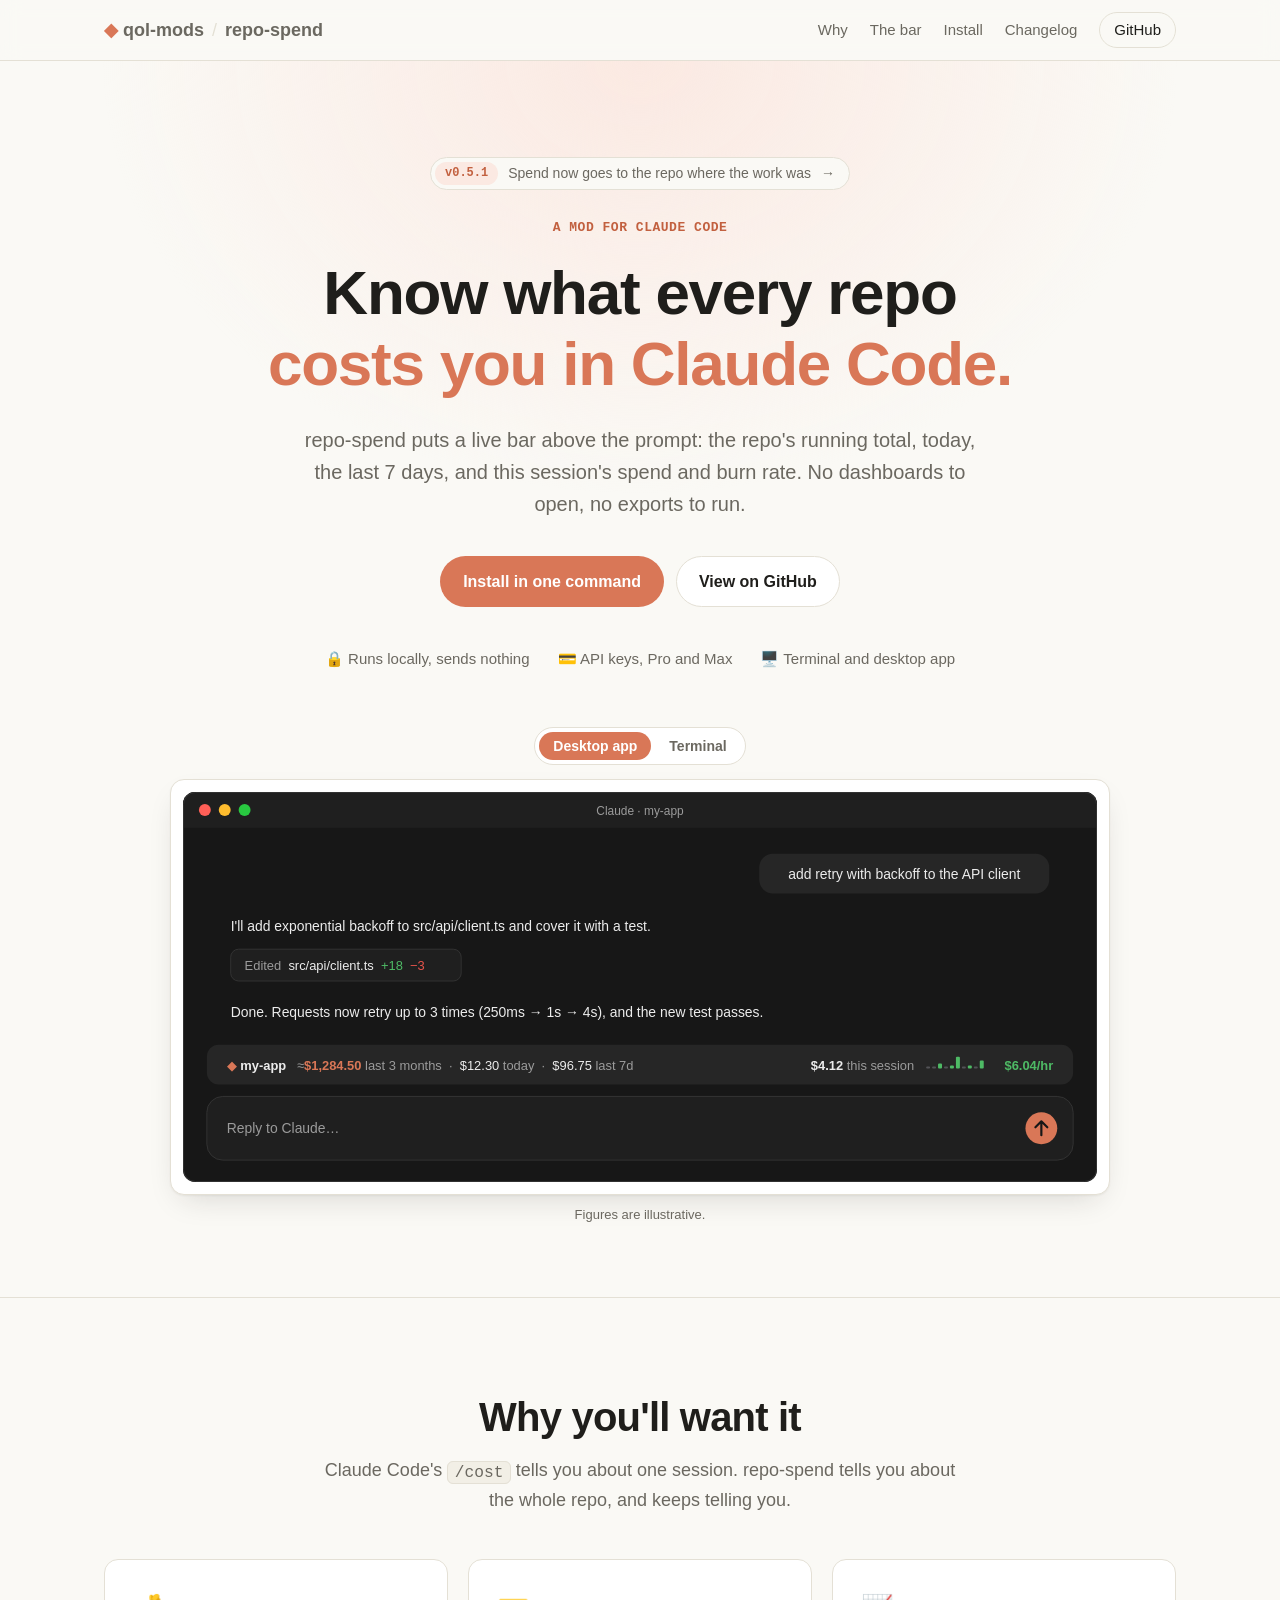
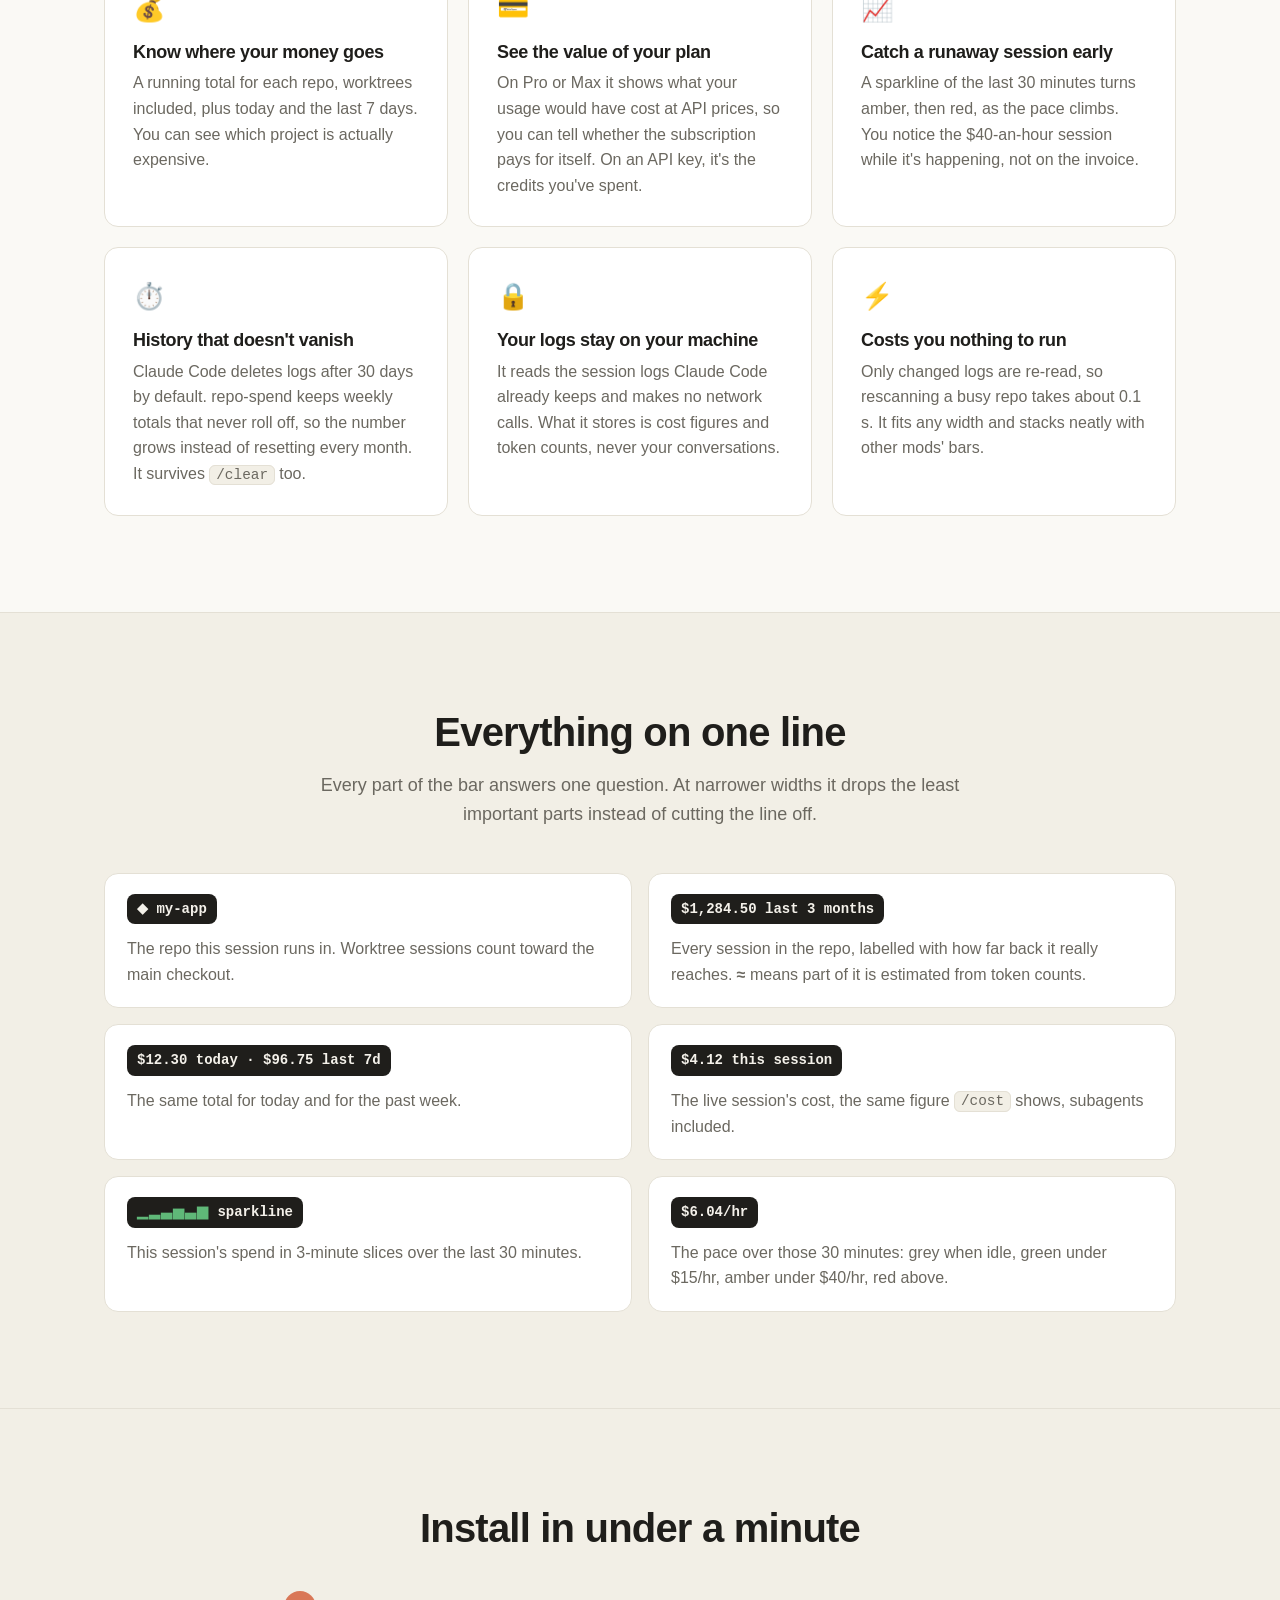
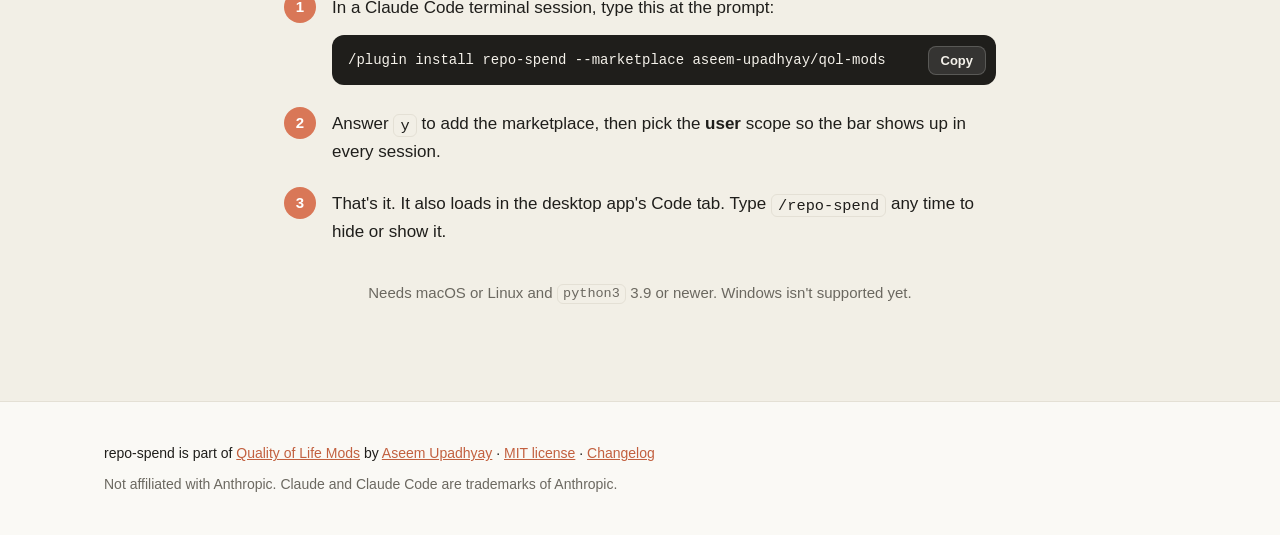
<file: docs/repo-spend/index.html>
<!doctype html>
<html lang="en">
<head>
  <meta charset="utf-8">
  <meta name="viewport" content="width=device-width, initial-scale=1">
  <title>repo-spend · Know what every repo costs you in Claude Code</title>
  <meta name="description" content="repo-spend is a free, open-source Claude Code mod that shows what each repo costs, live above the prompt: running total, today, last 7 days and burn rate.">
  <meta name="author" content="Aseem Upadhyay">
  <meta name="robots" content="index, follow, max-image-preview:large">
  <meta property="og:title" content="repo-spend · Know what every repo costs you in Claude Code">
  <meta property="og:site_name" content="Quality of Life Mods">
  <meta property="og:description" content="See what every repo costs you in Claude Code, live, right above the prompt. Free, open source, and nothing leaves your machine.">
  <meta property="og:type" content="website">
  <meta property="og:locale" content="en_US">
  <meta property="og:url" content="https://qolmods.dev/repo-spend/">
  <meta property="og:image" content="https://qolmods.dev/assets/repo-spend/og.png">
  <meta property="og:image:type" content="image/png">
  <meta property="og:image:width" content="1200">
  <meta property="og:image:height" content="627">
  <meta property="og:image:alt" content="repo-spend: Know what every repo costs you in Claude Code. A bar above the Claude prompt shows $1,284.50 spent on my-app in the last 3 months, $12.30 today, and $6.04/hr this session.">
  <meta name="twitter:card" content="summary_large_image">
  <meta name="twitter:title" content="repo-spend · Know what every repo costs you in Claude Code">
  <meta name="twitter:description" content="See what every repo costs you in Claude Code, live, right above the prompt. Free, open source, and nothing leaves your machine.">
  <meta name="twitter:image" content="https://qolmods.dev/assets/repo-spend/og.png">
  <meta name="twitter:image:alt" content="repo-spend: Know what every repo costs you in Claude Code. A bar above the Claude prompt shows $1,284.50 spent on my-app in the last 3 months, $12.30 today, and $6.04/hr this session.">
  <link rel="canonical" href="https://qolmods.dev/repo-spend/">
  <meta name="theme-color" content="#D97757">
  <link rel="icon" href="/favicon.svg" type="image/svg+xml">
  <link rel="apple-touch-icon" href="/apple-touch-icon.png">
  <link rel="stylesheet" href="../style.css">
  <script type="application/ld+json">
  {
    "@context": "https://schema.org",
    "@graph": [
      {
        "@type": "WebSite",
        "name": "Quality of Life Mods",
        "alternateName": "qol-mods",
        "url": "https://qolmods.dev/",
        "@id": "https://qolmods.dev/#website",
        "description": "Free, open-source mods that make Claude Code even better.",
        "inLanguage": "en",
        "publisher": {
          "@type": "Person",
          "name": "Aseem Upadhyay",
          "url": "https://github.com/aseem-upadhyay"
        }
      },
      {
        "@type": "BreadcrumbList",
        "itemListElement": [
          {
            "@type": "ListItem",
            "position": 1,
            "name": "Quality of Life Mods",
            "item": "https://qolmods.dev/"
          },
          {
            "@type": "ListItem",
            "position": 2,
            "name": "repo-spend",
            "item": "https://qolmods.dev/repo-spend/"
          }
        ]
      },
      {
        "@type": "SoftwareApplication",
        "name": "repo-spend",
        "description": "A Claude Code mod that shows what each repo costs, live above the prompt: running total, today, last 7 days and this session's burn rate.",
        "url": "https://qolmods.dev/repo-spend/",
        "applicationCategory": "DeveloperApplication",
        "operatingSystem": "macOS, Linux",
        "softwareVersion": "0.5.1",
        "image": "https://qolmods.dev/assets/repo-spend/og.png",
        "license": "https://github.com/aseem-upadhyay/qol-mods/blob/main/LICENSE",
        "offers": {
          "@type": "Offer",
          "price": "0",
          "priceCurrency": "USD"
        },
        "applicationSubCategory": "Claude Code plugin",
        "author": {
          "@type": "Person",
          "name": "Aseem Upadhyay",
          "url": "https://github.com/aseem-upadhyay"
        },
        "isAccessibleForFree": true,
        "isPartOf": {
          "@id": "https://qolmods.dev/#website"
        },
        "installUrl": "https://qolmods.dev/repo-spend/#install",
        "codeRepository": "https://github.com/aseem-upadhyay/qol-mods/tree/main/plugins/repo-spend",
        "screenshot": "https://qolmods.dev/assets/repo-spend/preview-desktop.svg",
        "softwareRequirements": "Claude Code, python3 3.9 or newer"
      }
    ]
  }
  </script>
</head>
<body>
  <header class="nav">
    <div class="wrap nav-inner">
      <div class="crumbs">
        <a class="brand" href="../"><span class="brand-mark" aria-hidden="true">◆</span> qol-mods</a>
        <span class="crumb-sep" aria-hidden="true">/</span>
        <a class="crumb-here brand" href="#top" aria-current="page">repo-spend</a>
      </div>
      <nav aria-label="Sections">
        <a href="#benefits">Why</a>
        <a href="#bar">The bar</a>
        <a href="#install">Install</a>
        <a href="https://github.com/aseem-upadhyay/qol-mods/releases?q=repo-spend&amp;expanded=true">Changelog</a>
        <a class="nav-gh" href="https://github.com/aseem-upadhyay/qol-mods/tree/main/plugins/repo-spend">GitHub</a>
      </nav>
    </div>
  </header>

  <main id="top">
    <!-- Hero -->
    <section class="hero">
      <div class="wrap">
        <a class="release" href="https://github.com/aseem-upadhyay/qol-mods/releases/tag/repo-spend-v0.5.1"><span class="release-tag">v0.5.1</span> Spend now goes to the repo where the work was <span aria-hidden="true">→</span></a>
        <p class="eyebrow">A mod for Claude Code</p>
        <h1>Know what every repo<br><span class="accent">costs you in Claude Code.</span></h1>
        <p class="lede">repo-spend puts a live bar above the prompt: the repo's running total, today, the last 7 days, and this session's spend and burn rate. No dashboards to open, no exports to run.</p>
        <div class="hero-cta">
          <a class="btn btn-primary" href="#install">Install in one command</a>
          <a class="btn btn-ghost" href="https://github.com/aseem-upadhyay/qol-mods/tree/main/plugins/repo-spend">View on GitHub</a>
        </div>
        <ul class="trust" aria-label="At a glance">
          <li><span aria-hidden="true">🔒</span> Runs locally, sends nothing</li>
          <li><span aria-hidden="true">💳</span> API keys, Pro and Max</li>
          <li><span aria-hidden="true">🖥️</span> Terminal and desktop app</li>
        </ul>

        <figure class="shot shot-hero" data-tabs>
          <div class="tabs" role="tablist" aria-label="Preview">
            <button role="tab" aria-selected="true" aria-controls="rs-desktop" id="rs-desktop-tab">Desktop app</button>
            <button role="tab" aria-selected="false" aria-controls="rs-cli" id="rs-cli-tab" tabindex="-1">Terminal</button>
          </div>
          <div class="shot-frame">
            <img role="tabpanel" id="rs-desktop" aria-labelledby="rs-desktop-tab" src="../assets/repo-spend/preview-desktop.svg" width="920" height="392" alt="The Claude desktop app. Above the message box, a rounded bar reads: my-app, about $1,284.50 in the last 3 months, $12.30 today, $96.75 in the last 7 days; on the right, $4.12 this session, a small green bar chart, and $6.04 an hour.">
            <img role="tabpanel" id="rs-cli" aria-labelledby="rs-cli-tab" src="../assets/repo-spend/preview-cli.svg" width="953" height="318" hidden alt="A Claude Code terminal. Above the prompt, a one-line bar reads: my-app, about $1,284.50 in the last 3 months, $12.30 today, $96.75 in the last 7 days; on the right, $4.12 this session, a green sparkline, and $6.04 an hour.">
          </div>
          <figcaption>Figures are illustrative.</figcaption>
        </figure>
      </div>
    </section>

    <!-- Benefits -->
    <section class="together" id="benefits" aria-labelledby="benefits-title">
      <div class="wrap">
        <h2 id="benefits-title">Why you'll want it</h2>
        <p class="section-lede">Claude Code's <code>/cost</code> tells you about one session. repo-spend tells you about the whole repo, and keeps telling you.</p>
        <div class="cards">
          <article class="card">
            <span class="card-icon" aria-hidden="true">💰</span>
            <h3>Know where your money goes</h3>
            <p>A running total for each repo, worktrees included, plus today and the last 7 days. You can see which project is actually expensive.</p>
          </article>
          <article class="card">
            <span class="card-icon" aria-hidden="true">💳</span>
            <h3>See the value of your plan</h3>
            <p>On Pro or Max it shows what your usage would have cost at API prices, so you can tell whether the subscription pays for itself. On an API key, it's the credits you've spent.</p>
          </article>
          <article class="card">
            <span class="card-icon" aria-hidden="true">📈</span>
            <h3>Catch a runaway session early</h3>
            <p>A sparkline of the last 30 minutes turns amber, then red, as the pace climbs. You notice the $40-an-hour session while it's happening, not on the invoice.</p>
          </article>
          <article class="card">
            <span class="card-icon" aria-hidden="true">⏱️</span>
            <h3>History that doesn't vanish</h3>
            <p>Claude Code deletes logs after 30 days by default. repo-spend keeps weekly totals that never roll off, so the number grows instead of resetting every month. It survives <code>/clear</code> too.</p>
          </article>
          <article class="card">
            <span class="card-icon" aria-hidden="true">🔒</span>
            <h3>Your logs stay on your machine</h3>
            <p>It reads the session logs Claude Code already keeps and makes no network calls. What it stores is cost figures and token counts, never your conversations.</p>
          </article>
          <article class="card">
            <span class="card-icon" aria-hidden="true">⚡</span>
            <h3>Costs you nothing to run</h3>
            <p>Only changed logs are re-read, so rescanning a busy repo takes about 0.1 s. It fits any width and stacks neatly with other mods' bars.</p>
          </article>
        </div>
      </div>
    </section>

    <!-- Reading the bar -->
    <section class="mod mod-alt" id="bar" aria-labelledby="bar-title">
      <div class="wrap">
        <h2 id="bar-title" class="center">Everything on one line</h2>
        <p class="section-lede">Every part of the bar answers one question. At narrower widths it drops the least important parts instead of cutting the line off.</p>
        <dl class="parts">
          <div><dt><span class="chip">◆ my-app</span></dt><dd>The repo this session runs in. Worktree sessions count toward the main checkout.</dd></div>
          <div><dt><span class="chip">$1,284.50 last 3 months</span></dt><dd>Every session in the repo, labelled with how far back it really reaches. <strong>≈</strong> means part of it is estimated from token counts.</dd></div>
          <div><dt><span class="chip">$12.30 today · $96.75 last 7d</span></dt><dd>The same total for today and for the past week.</dd></div>
          <div><dt><span class="chip">$4.12 this session</span></dt><dd>The live session's cost, the same figure <code>/cost</code> shows, subagents included.</dd></div>
          <div><dt><span class="chip"><span class="spark" aria-hidden="true">▁▂▃▅▃▆</span> sparkline</span></dt><dd>This session's spend in 3-minute slices over the last 30 minutes.</dd></div>
          <div><dt><span class="chip">$6.04/hr</span></dt><dd>The pace over those 30 minutes: grey when idle, green under $15/hr, amber under $40/hr, red above.</dd></div>
        </dl>
      </div>
    </section>

    <!-- Install -->
    <section class="install" id="install" aria-labelledby="install-title">
      <div class="wrap install-inner">
        <h2 id="install-title">Install in under a minute</h2>
        <ol class="steps">
          <li>
            <p>In a Claude Code terminal session, type this at the prompt:</p>
            <div class="install-inline install-big">
              <code>/plugin install repo-spend --marketplace aseem-upadhyay/qol-mods</code>
              <button class="copy" type="button" data-copy="/plugin install repo-spend --marketplace aseem-upadhyay/qol-mods">Copy</button>
            </div>
          </li>
          <li><p>Answer <kbd>y</kbd> to add the marketplace, then pick the <strong>user</strong> scope so the bar shows up in every session.</p></li>
          <li><p>That's it. It also loads in the desktop app's Code tab. Type <code>/repo-spend</code> any time to hide or show it.</p></li>
        </ol>
        <p class="reqs">Needs macOS or Linux and <code>python3</code> 3.9 or newer. Windows isn't supported yet.</p>
      </div>
    </section>
  </main>

  <footer class="footer">
    <div class="wrap footer-inner">
      <p>repo-spend is part of <a href="../">Quality of Life Mods</a> by <a href="https://github.com/aseem-upadhyay">Aseem Upadhyay</a> · <a href="https://github.com/aseem-upadhyay/qol-mods/blob/main/LICENSE">MIT license</a> · <a href="https://github.com/aseem-upadhyay/qol-mods/releases?q=repo-spend&amp;expanded=true">Changelog</a></p>
      <p class="muted">Not affiliated with Anthropic. Claude and Claude Code are trademarks of Anthropic.</p>
    </div>
  </footer>

  <script src="../site.js"></script>
</body>
</html>
</file>
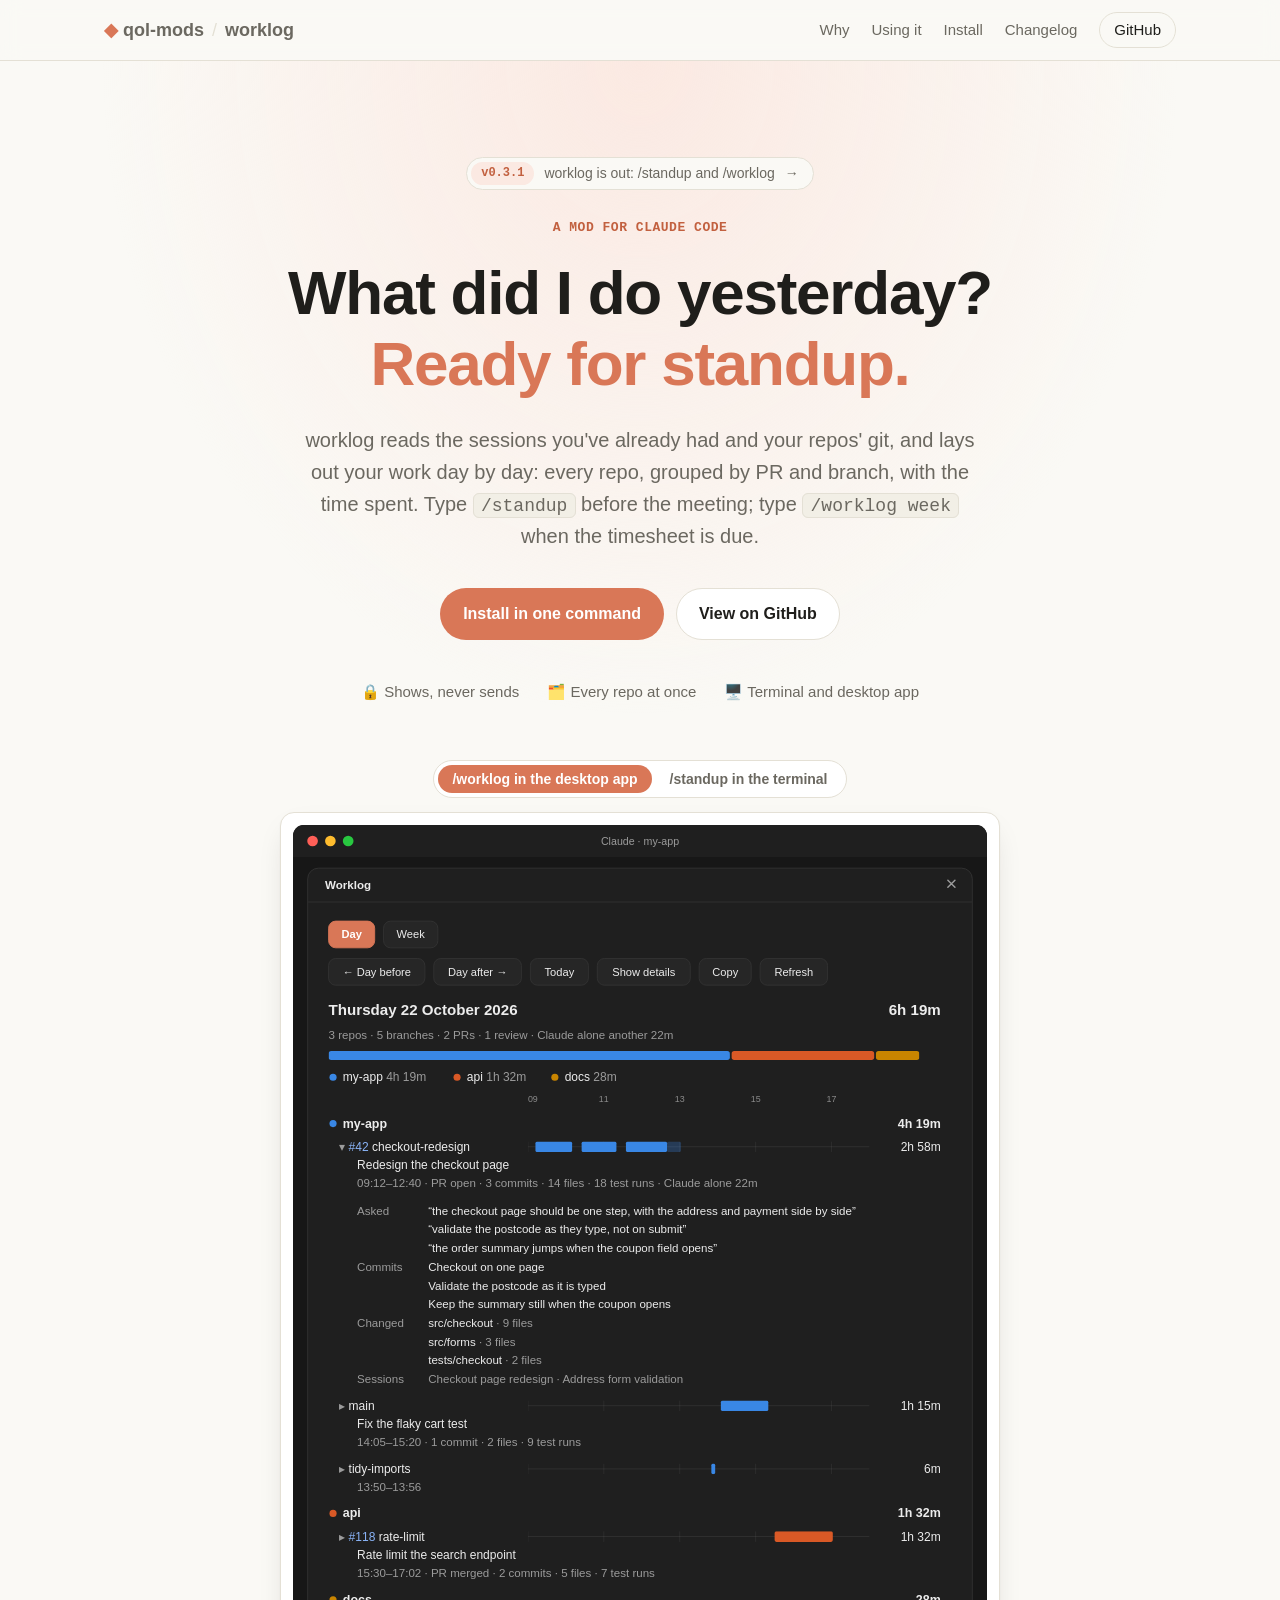
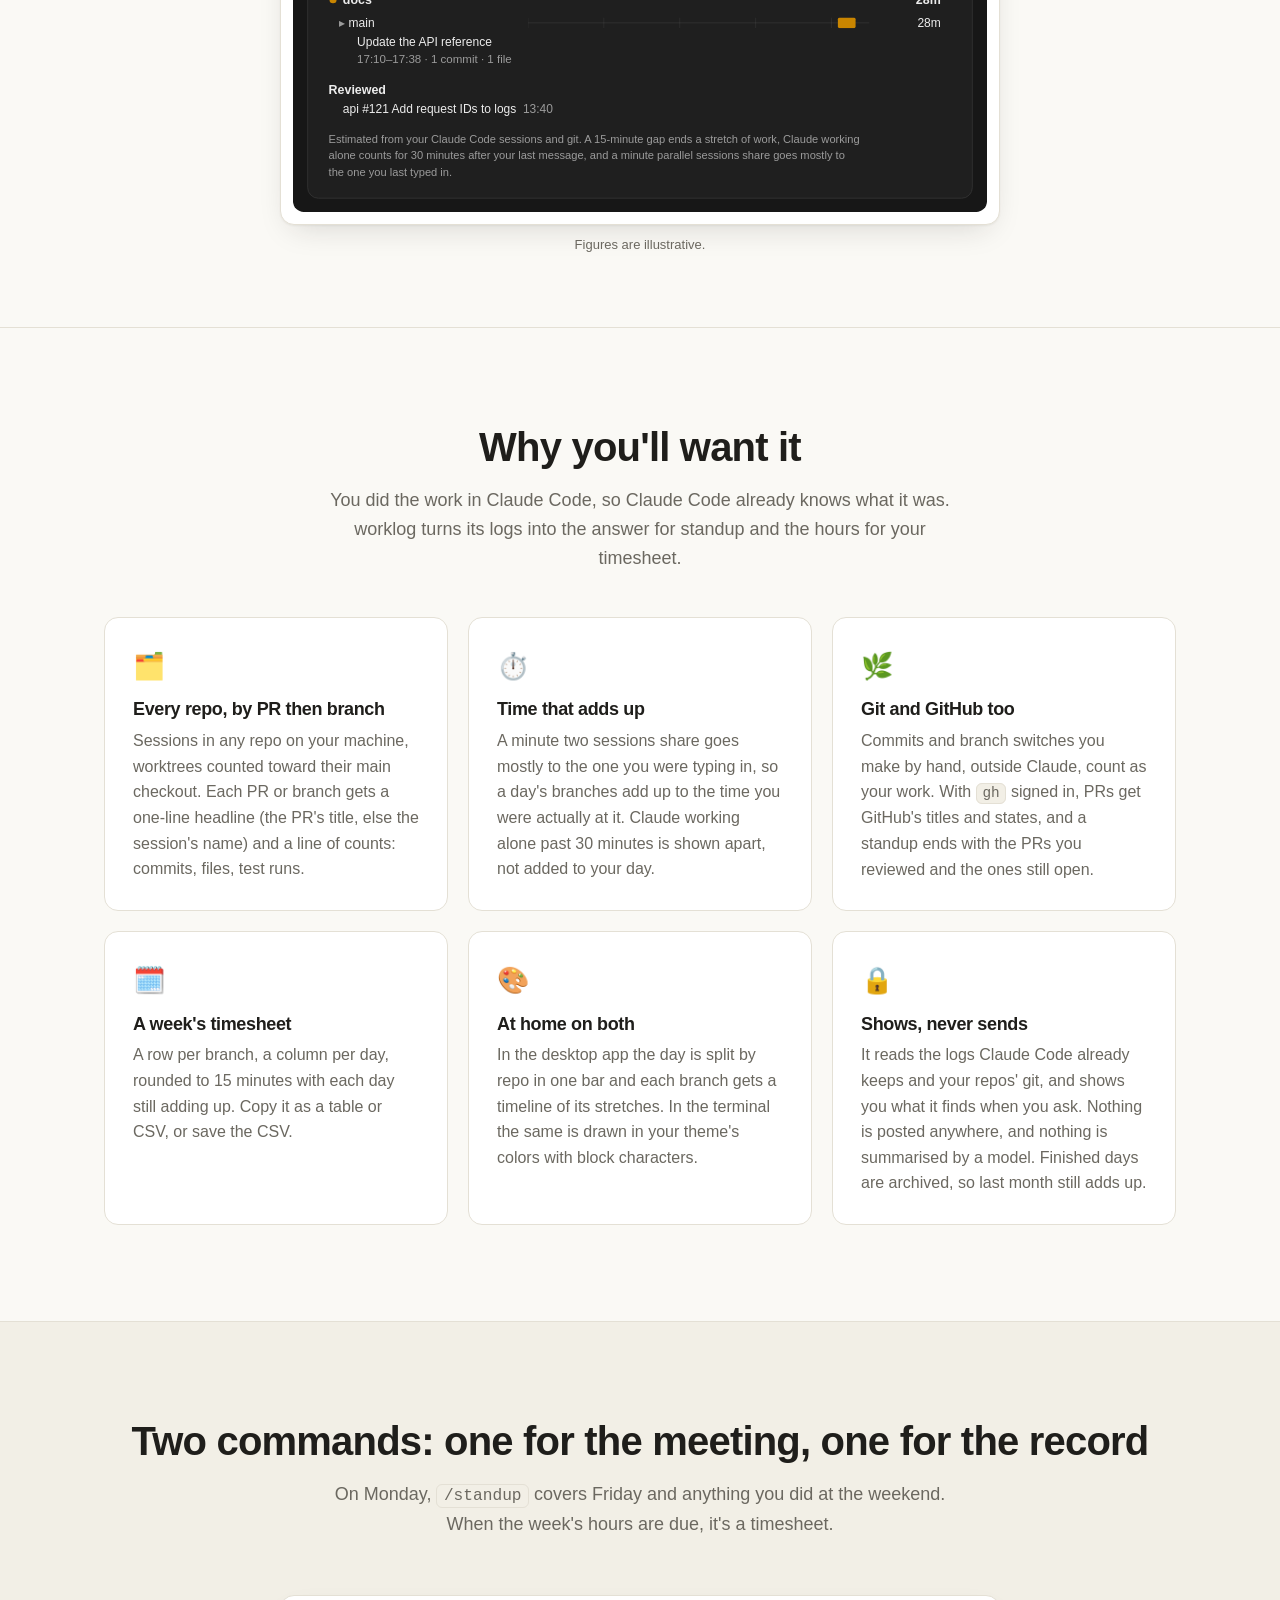
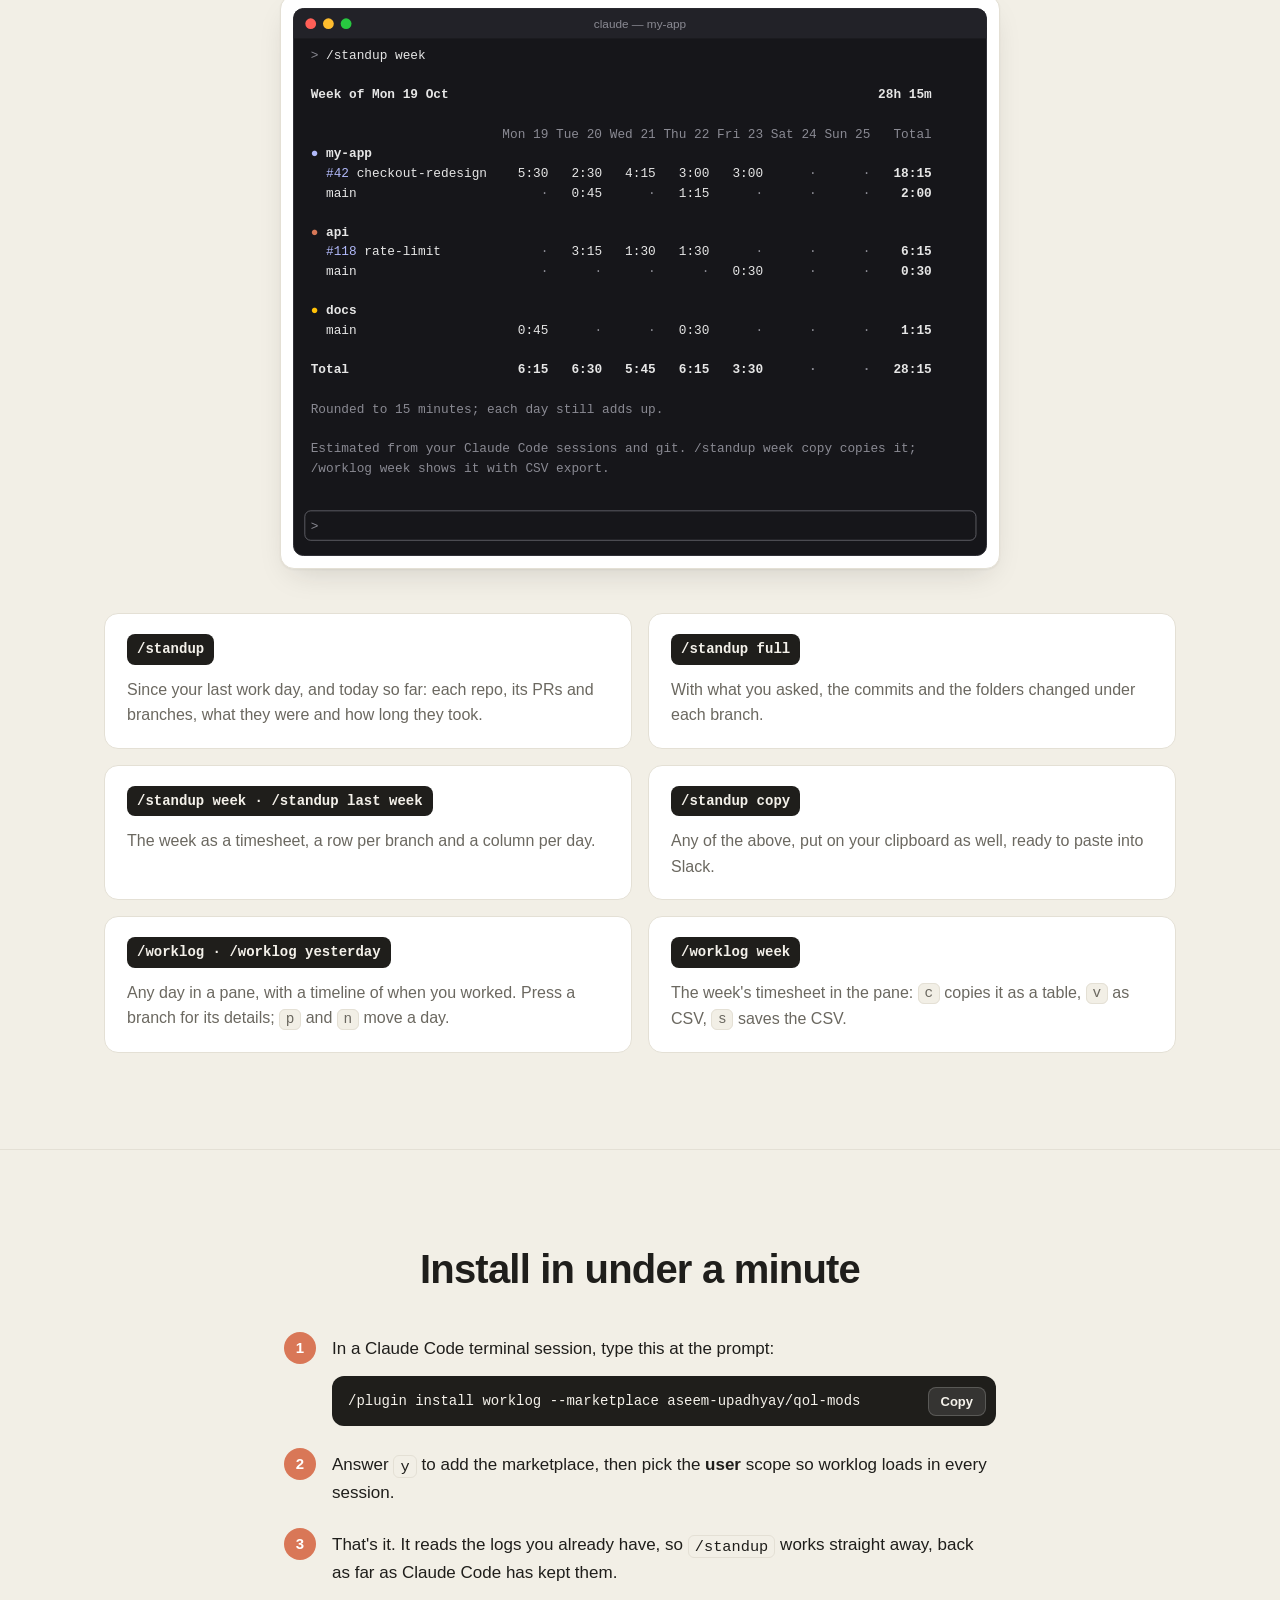
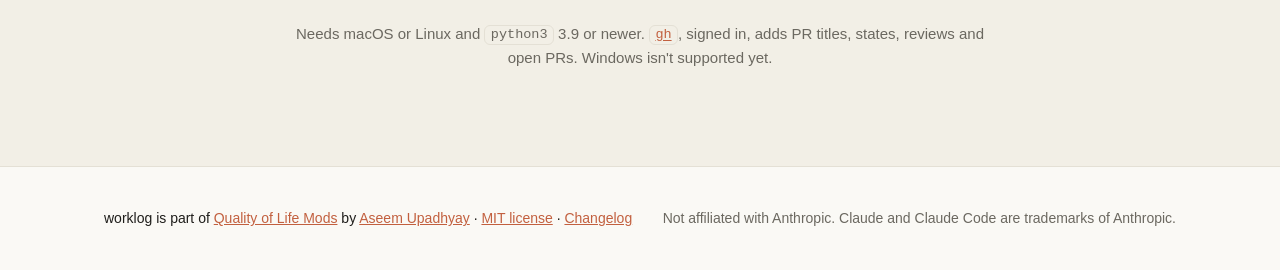
<file: docs/standup/index.html>
<!doctype html>
<html lang="en">
<head>
  <meta charset="utf-8">
  <meta name="viewport" content="width=device-width, initial-scale=1">
  <title>/standup · Your standup, written before you ask · worklog</title>
  <meta name="description" content="/standup, from the free worklog mod for Claude Code: what you did since your last work day, across every repo, by PR and branch, with the time spent.">
  <meta name="author" content="Aseem Upadhyay">
  <!-- /standup is worklog's command: this page keeps its own preview card for links shared to it, and sends people on to worklog's page. -->
  <meta name="robots" content="noindex, follow">
  <meta property="og:title" content="/standup · Your standup, written before you ask">
  <meta property="og:site_name" content="Quality of Life Mods">
  <meta property="og:description" content="Type /standup in Claude Code: what you did since your last work day, across every repo, by PR and branch, with the time spent. Part of worklog, a free, open-source mod.">
  <meta property="og:type" content="website">
  <meta property="og:locale" content="en_US">
  <meta property="og:url" content="https://qolmods.dev/standup/">
  <meta property="og:image" content="https://qolmods.dev/assets/worklog/og-standup.png">
  <meta property="og:image:type" content="image/png">
  <meta property="og:image:width" content="1200">
  <meta property="og:image:height" content="627">
  <meta property="og:image:alt" content="/standup: Your standup, written before you ask. A terminal reads Standup for Thu 22 Oct, 6h 19m: my-app #42 checkout-redesign 2h 58m, api #118 rate-limit 1h 32m, docs 28m.">
  <meta name="twitter:card" content="summary_large_image">
  <meta name="twitter:title" content="/standup · Your standup, written before you ask">
  <meta name="twitter:description" content="Type /standup in Claude Code: what you did since your last work day, across every repo, by PR and branch, with the time spent. Part of worklog, a free, open-source mod.">
  <meta name="twitter:image" content="https://qolmods.dev/assets/worklog/og-standup.png">
  <meta name="twitter:image:alt" content="/standup: Your standup, written before you ask. A terminal reads Standup for Thu 22 Oct, 6h 19m: my-app #42 checkout-redesign 2h 58m, api #118 rate-limit 1h 32m, docs 28m.">
  <link rel="canonical" href="https://qolmods.dev/worklog/">
  <meta http-equiv="refresh" content="0; url=../worklog/#standup">
  <meta name="theme-color" content="#D97757">
  <link rel="icon" href="/favicon.svg" type="image/svg+xml">
  <link rel="apple-touch-icon" href="/apple-touch-icon.png">
  <link rel="stylesheet" href="../style.css">
  <script>location.replace('../worklog/#standup');</script>
</head>
<body>
  <main class="hero">
    <div class="wrap">
      <p class="eyebrow">/standup is part of worklog</p>
      <h1>Your standup,<br><span class="accent">written before you ask.</span></h1>
      <p class="lede"><a href="../worklog/#standup">Go to worklog's page</a></p>
    </div>
  </main>
</body>
</html>
</file>
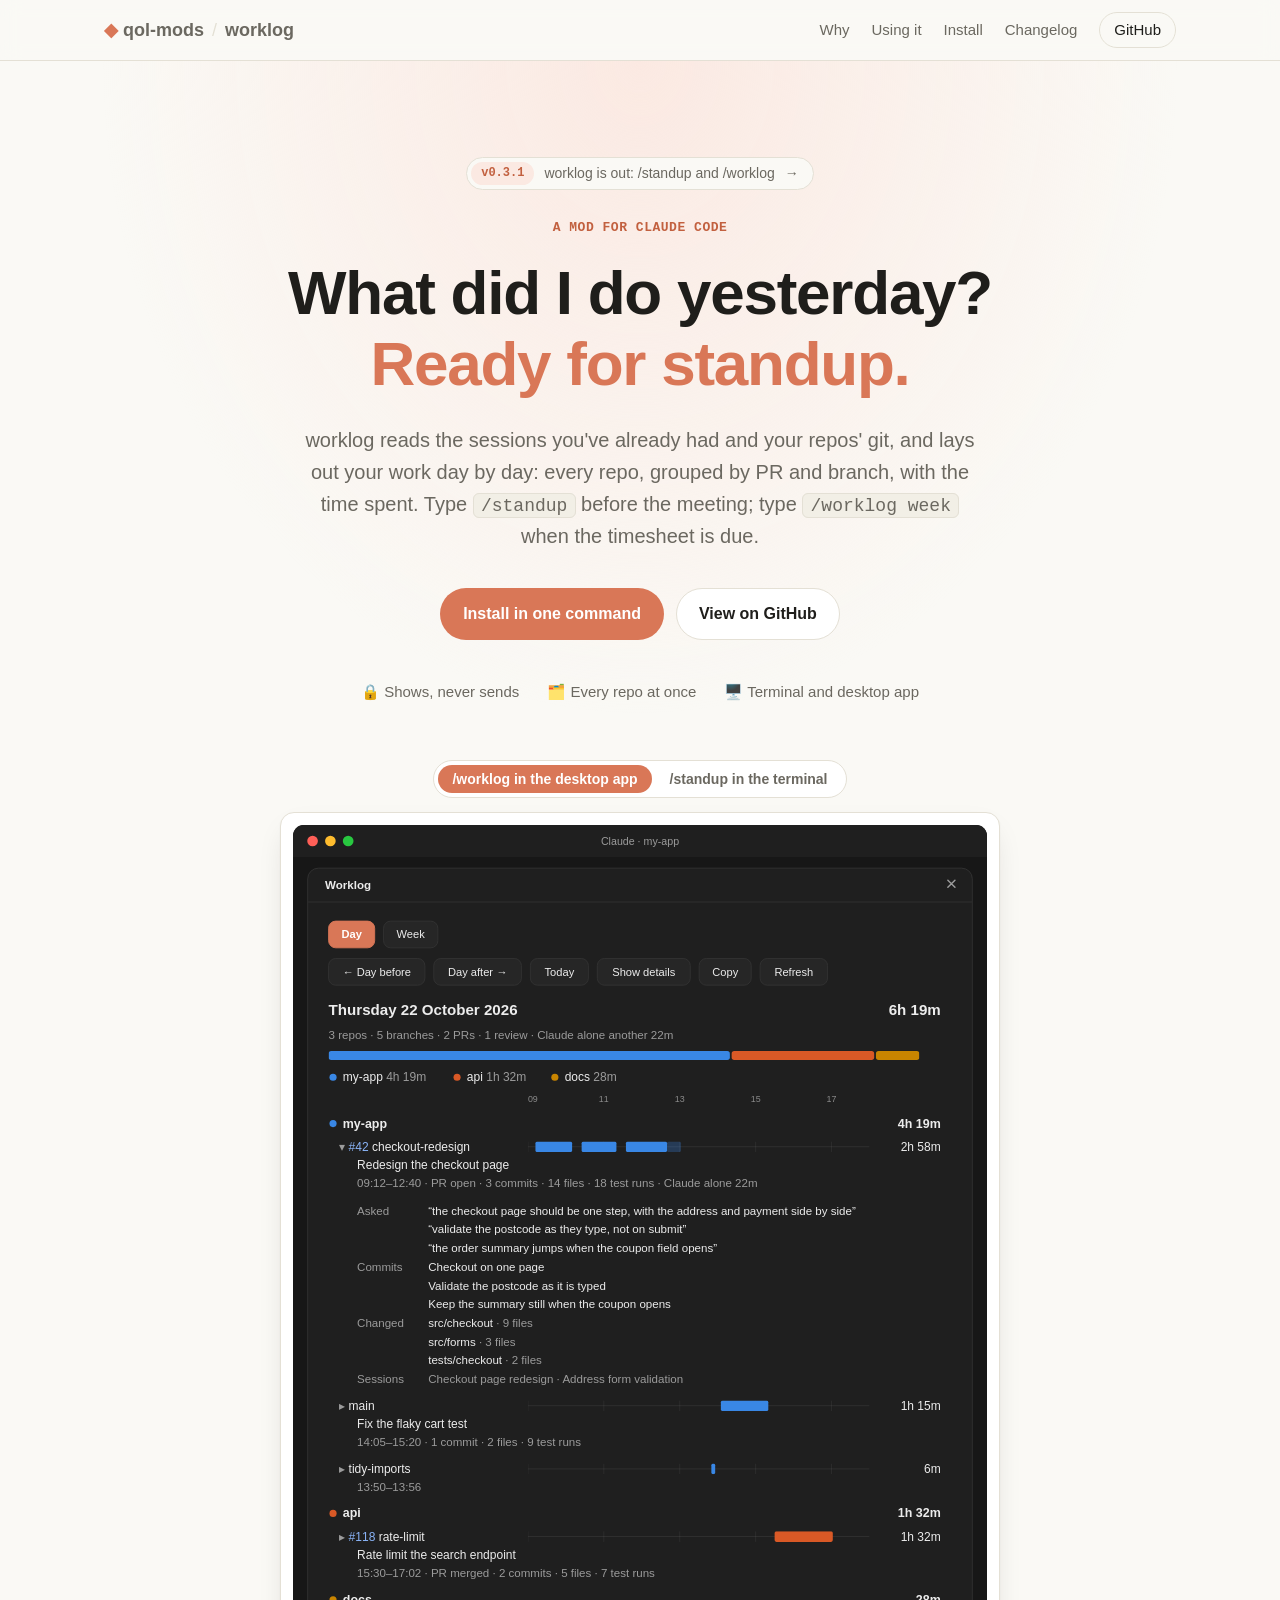
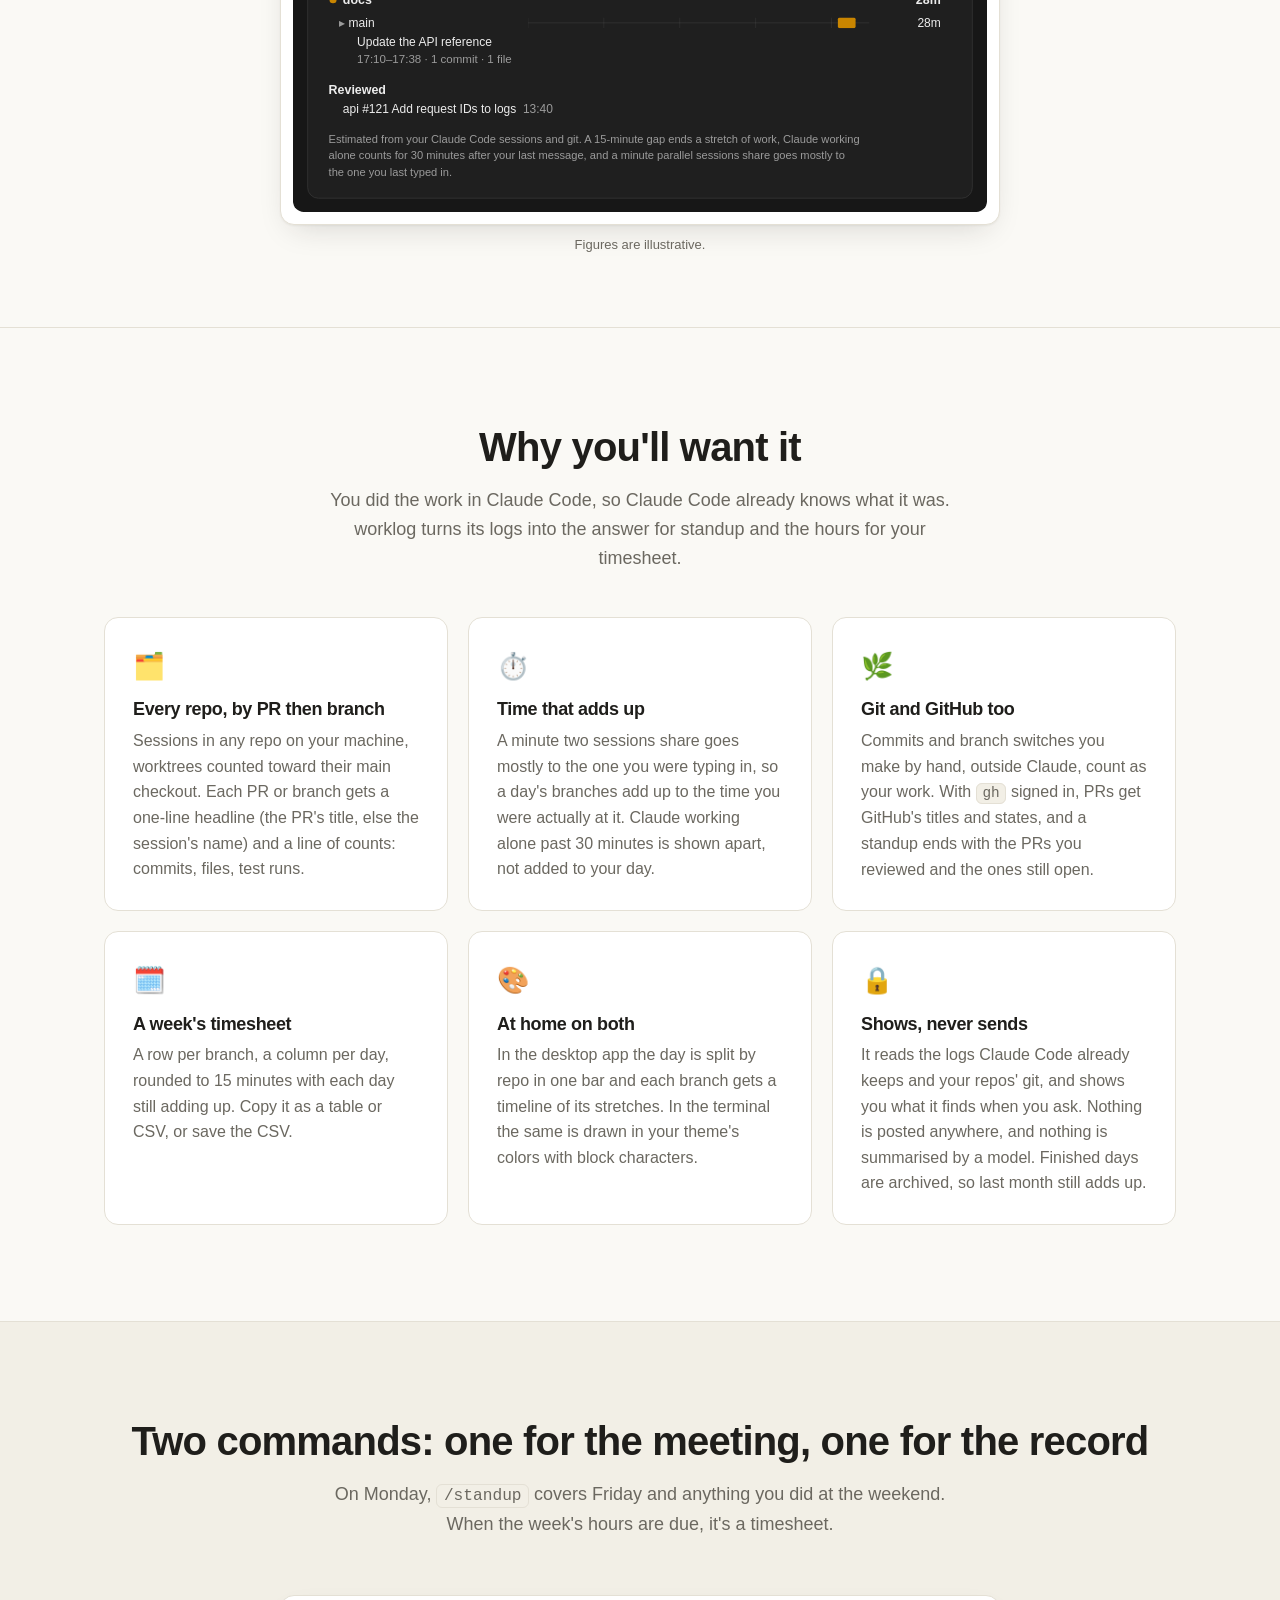
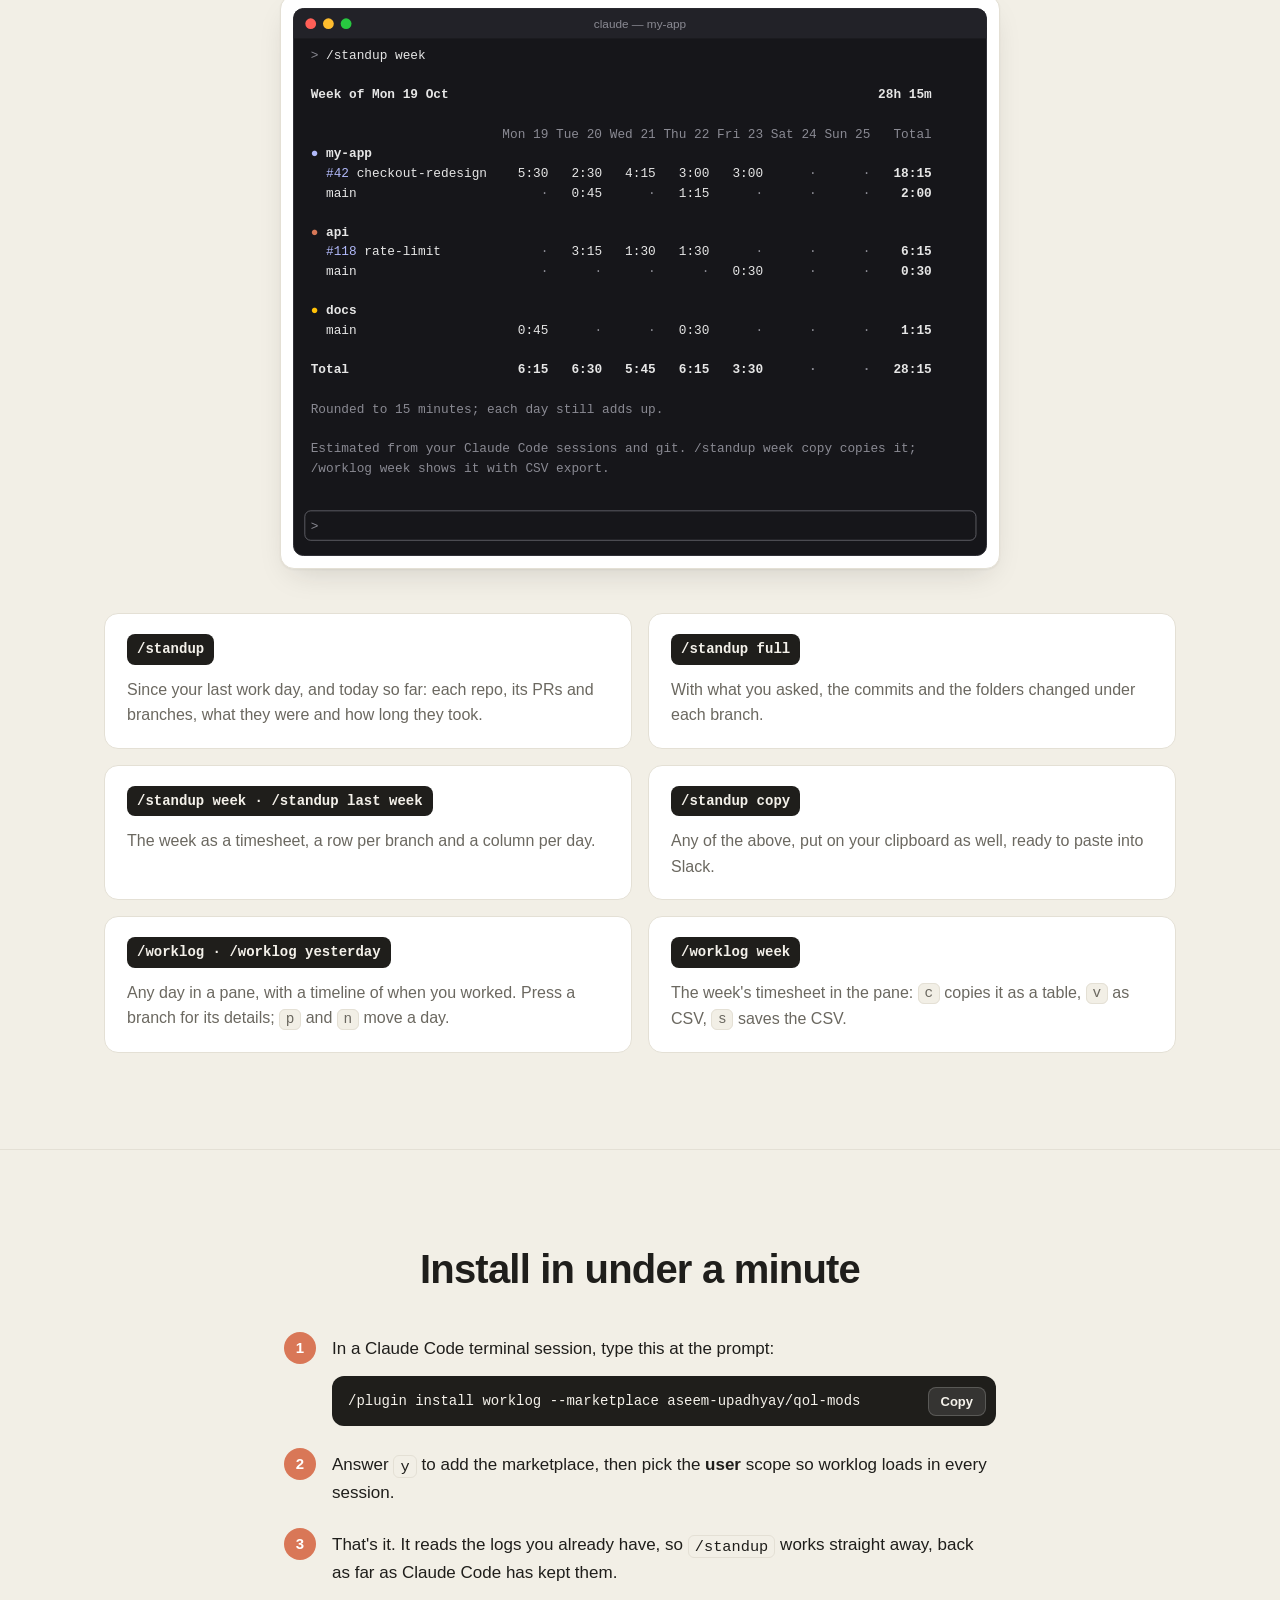
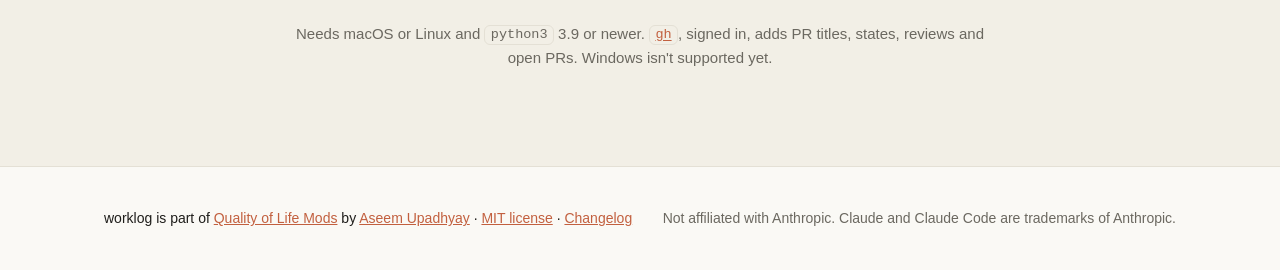
<file: docs/worklog/index.html>
<!doctype html>
<html lang="en">
<head>
  <meta charset="utf-8">
  <meta name="viewport" content="width=device-width, initial-scale=1">
  <title>worklog · Your standup and timesheet from Claude Code</title>
  <meta name="description" content="worklog is a free, open-source Claude Code mod: /standup says what you did yesterday across every repo, by PR and branch, with the time spent.">
  <meta name="keywords" content="Claude Code, standup, worklog, timesheet, time tracking, git, pull requests, Claude Code plugin">
  <meta name="author" content="Aseem Upadhyay">
  <meta name="robots" content="index, follow, max-image-preview:large">
  <meta property="og:title" content="worklog · What did I do yesterday? Ready for standup">
  <meta property="og:site_name" content="Quality of Life Mods">
  <meta property="og:description" content="Your work day by day, across every repo, grouped by PR and branch, with the time spent. /standup for the meeting, /worklog for any day or a week's timesheet. Free, open source, and local first.">
  <meta property="og:type" content="website">
  <meta property="og:locale" content="en_US">
  <meta property="og:url" content="https://qolmods.dev/worklog/">
  <meta property="og:image" content="https://qolmods.dev/assets/worklog/og.png">
  <meta property="og:image:type" content="image/png">
  <meta property="og:image:width" content="1200">
  <meta property="og:image:height" content="627">
  <meta property="og:image:alt" content="worklog: What did I do yesterday? Ready for standup. Thursday 22 October, 6h 19m across my-app, api and docs, each branch on a timeline of the day.">
  <meta name="twitter:card" content="summary_large_image">
  <meta name="twitter:title" content="worklog · What did I do yesterday? Ready for standup">
  <meta name="twitter:description" content="Your work day by day, across every repo, grouped by PR and branch, with the time spent. /standup for the meeting, /worklog for any day or a week's timesheet. Free, open source, and local first.">
  <meta name="twitter:image" content="https://qolmods.dev/assets/worklog/og.png">
  <meta name="twitter:image:alt" content="worklog: What did I do yesterday? Ready for standup. Thursday 22 October, 6h 19m across my-app, api and docs, each branch on a timeline of the day.">
  <link rel="canonical" href="https://qolmods.dev/worklog/">
  <meta name="theme-color" content="#D97757">
  <link rel="icon" href="/favicon.svg" type="image/svg+xml">
  <link rel="apple-touch-icon" href="/apple-touch-icon.png">
  <link rel="stylesheet" href="../style.css">
  <script type="application/ld+json">
  {
    "@context": "https://schema.org",
    "@graph": [
      {
        "@type": "WebSite",
        "name": "Quality of Life Mods",
        "alternateName": "qol-mods",
        "url": "https://qolmods.dev/",
        "@id": "https://qolmods.dev/#website",
        "description": "Free, open-source mods that make Claude Code even better.",
        "inLanguage": "en",
        "publisher": {
          "@type": "Person",
          "name": "Aseem Upadhyay",
          "url": "https://github.com/aseem-upadhyay"
        }
      },
      {
        "@type": "BreadcrumbList",
        "itemListElement": [
          {
            "@type": "ListItem",
            "position": 1,
            "name": "Quality of Life Mods",
            "item": "https://qolmods.dev/"
          },
          {
            "@type": "ListItem",
            "position": 2,
            "name": "worklog",
            "item": "https://qolmods.dev/worklog/"
          }
        ]
      },
      {
        "@type": "SoftwareApplication",
        "name": "worklog",
        "alternateName": "standup",
        "description": "A Claude Code mod that shows what you worked on, day by day, across every repo, grouped by PR and branch with the time spent: /standup for the last work day, /worklog for any day or a week's timesheet.",
        "url": "https://qolmods.dev/worklog/",
        "applicationCategory": "DeveloperApplication",
        "operatingSystem": "macOS, Linux",
        "softwareVersion": "0.3.1",
        "image": "https://qolmods.dev/assets/worklog/og.png",
        "license": "https://github.com/aseem-upadhyay/qol-mods/blob/main/LICENSE",
        "offers": {
          "@type": "Offer",
          "price": "0",
          "priceCurrency": "USD"
        },
        "applicationSubCategory": "Claude Code plugin",
        "author": {
          "@type": "Person",
          "name": "Aseem Upadhyay",
          "url": "https://github.com/aseem-upadhyay"
        },
        "isAccessibleForFree": true,
        "isPartOf": {
          "@id": "https://qolmods.dev/#website"
        },
        "installUrl": "https://qolmods.dev/worklog/#install",
        "codeRepository": "https://github.com/aseem-upadhyay/qol-mods/tree/main/plugins/worklog",
        "screenshot": [
          "https://qolmods.dev/assets/worklog/preview-desktop.svg",
          "https://qolmods.dev/assets/worklog/preview-cli.svg",
          "https://qolmods.dev/assets/worklog/preview-week.svg"
        ],
        "featureList": [
          "/standup: what you did since your last work day, across every repo",
          "/worklog: any day in a pane, with a timeline of when you worked",
          "A week's timesheet, rounded to 15 minutes, to copy or save as CSV",
          "Commits and branch switches made by hand count too",
          "PR titles and states from GitHub through your gh login, read only"
        ],
        "softwareRequirements": "Claude Code, python3 3.9 or newer; optional: gh, signed in"
      }
    ]
  }
  </script>
</head>
<body>
  <header class="nav">
    <div class="wrap nav-inner">
      <div class="crumbs">
        <a class="brand" href="../"><span class="brand-mark" aria-hidden="true">◆</span> qol-mods</a>
        <span class="crumb-sep" aria-hidden="true">/</span>
        <a class="crumb-here brand" href="#top" aria-current="page">worklog</a>
      </div>
      <nav aria-label="Sections">
        <a href="#benefits">Why</a>
        <a href="#using">Using it</a>
        <a href="#install">Install</a>
        <a href="https://github.com/aseem-upadhyay/qol-mods/releases?q=worklog&amp;expanded=true">Changelog</a>
        <a class="nav-gh" href="https://github.com/aseem-upadhyay/qol-mods/tree/main/plugins/worklog">GitHub</a>
      </nav>
    </div>
  </header>

  <main id="top">
    <!-- Hero -->
    <section class="hero">
      <div class="wrap">
        <a class="release" href="https://github.com/aseem-upadhyay/qol-mods/releases/tag/worklog-v0.3.1"><span class="release-tag">v0.3.1</span> worklog is out: /standup and /worklog <span aria-hidden="true">→</span></a>
        <p class="eyebrow">A mod for Claude Code</p>
        <h1>What did I do yesterday?<br><span class="accent">Ready for standup.</span></h1>
        <p class="lede">worklog reads the sessions you've already had and your repos' git, and lays out your work day by day: every repo, grouped by PR and branch, with the time spent. Type <code>/standup</code> before the meeting; type <code>/worklog week</code> when the timesheet is due.</p>
        <div class="hero-cta">
          <a class="btn btn-primary" href="#install">Install in one command</a>
          <a class="btn btn-ghost" href="https://github.com/aseem-upadhyay/qol-mods/tree/main/plugins/worklog">View on GitHub</a>
        </div>
        <ul class="trust" aria-label="At a glance">
          <li><span aria-hidden="true">🔒</span> Shows, never sends</li>
          <li><span aria-hidden="true">🗂️</span> Every repo at once</li>
          <li><span aria-hidden="true">🖥️</span> Terminal and desktop app</li>
        </ul>

        <figure class="shot shot-hero shot-tall" data-tabs>
          <div class="tabs" role="tablist" aria-label="Preview">
            <button role="tab" aria-selected="true" aria-controls="wl-desktop" id="wl-desktop-tab">/worklog in the desktop app</button>
            <button role="tab" aria-selected="false" aria-controls="wl-cli" id="wl-cli-tab" tabindex="-1">/standup in the terminal</button>
          </div>
          <div class="shot-frame">
            <img role="tabpanel" id="wl-desktop" aria-labelledby="wl-desktop-tab" src="../assets/worklog/preview-desktop.svg" width="780" height="1109" alt="The worklog pane in the Claude desktop app, on Thursday 22 October 2026: 6h 19m across 3 repos, 5 branches, 2 PRs and 1 review, the day split by repo in one bar. Under it each branch has a timeline of its stretches from 09:00 to 18:00: my-app's #42 checkout-redesign, Redesign the checkout page, 2h 58m, PR open, opened to show what was asked, its three commits and the folders it changed; main, 1h 15m; api's #118 rate-limit, merged, 1h 32m; and docs, 28m, committed by hand.">
            <img role="tabpanel" id="wl-cli" aria-labelledby="wl-cli-tab" src="../assets/worklog/preview-cli.svg" width="706" height="1198" hidden alt="A Claude Code terminal after /standup: Standup for Thu 22 Oct. Thursday, 6h 19m across 3 repos, split in a colored bar: my-app 4h 19m, with #42 checkout-redesign, Redesign the checkout page, 2h 58m, PR open, 3 commits, 14 files, 18 test runs, and main, Fix the flaky cart test, 1h 15m; api 1h 32m, #118 rate-limit merged; docs 28m. Then the PR reviewed, today so far, 3h 25m, and the open PRs.">
          </div>
          <figcaption>Figures are illustrative.</figcaption>
        </figure>
      </div>
    </section>

    <!-- Benefits -->
    <section class="together" id="benefits" aria-labelledby="benefits-title">
      <div class="wrap">
        <h2 id="benefits-title">Why you'll want it</h2>
        <p class="section-lede">You did the work in Claude Code, so Claude Code already knows what it was. worklog turns its logs into the answer for standup and the hours for your timesheet.</p>
        <div class="cards">
          <article class="card">
            <span class="card-icon" aria-hidden="true">🗂️</span>
            <h3>Every repo, by PR then branch</h3>
            <p>Sessions in any repo on your machine, worktrees counted toward their main checkout. Each PR or branch gets a one-line headline (the PR's title, else the session's name) and a line of counts: commits, files, test runs.</p>
          </article>
          <article class="card">
            <span class="card-icon" aria-hidden="true">⏱️</span>
            <h3>Time that adds up</h3>
            <p>A minute two sessions share goes mostly to the one you were typing in, so a day's branches add up to the time you were actually at it. Claude working alone past 30 minutes is shown apart, not added to your day.</p>
          </article>
          <article class="card">
            <span class="card-icon" aria-hidden="true">🌿</span>
            <h3>Git and GitHub too</h3>
            <p>Commits and branch switches you make by hand, outside Claude, count as your work. With <code>gh</code> signed in, PRs get GitHub's titles and states, and a standup ends with the PRs you reviewed and the ones still open.</p>
          </article>
          <article class="card">
            <span class="card-icon" aria-hidden="true">🗓️</span>
            <h3>A week's timesheet</h3>
            <p>A row per branch, a column per day, rounded to 15 minutes with each day still adding up. Copy it as a table or CSV, or save the CSV.</p>
          </article>
          <article class="card">
            <span class="card-icon" aria-hidden="true">🎨</span>
            <h3>At home on both</h3>
            <p>In the desktop app the day is split by repo in one bar and each branch gets a timeline of its stretches. In the terminal the same is drawn in your theme's colors with block characters.</p>
          </article>
          <article class="card">
            <span class="card-icon" aria-hidden="true">🔒</span>
            <h3>Shows, never sends</h3>
            <p>It reads the logs Claude Code already keeps and your repos' git, and shows you what it finds when you ask. Nothing is posted anywhere, and nothing is summarised by a model. Finished days are archived, so last month still adds up.</p>
          </article>
        </div>
      </div>
    </section>

    <!-- Using it -->
    <section class="mod mod-alt" id="using" aria-labelledby="using-title">
      <div class="wrap">
        <h2 id="using-title" class="center">Two commands: one for the meeting, one for the record</h2>
        <p class="section-lede">On Monday, <code>/standup</code> covers Friday and anything you did at the weekend. When the week's hours are due, it's a timesheet.</p>
        <figure class="shot shot-hero shot-tall">
          <div class="shot-frame">
            <img src="../assets/worklog/preview-week.svg" width="706" height="558" loading="lazy" alt="A Claude Code terminal after /standup week: the week of Mon 19 Oct as a timesheet, 28h 15m. A row per repo and branch, a column per day, rounded to 15 minutes: my-app #42 checkout-redesign 18:15 over five days, api #118 rate-limit 6:15, docs main 1:15; each day's total underneath, 6:15 on Monday.">
          </div>
        </figure>
        <dl class="parts" id="standup">
          <div><dt><span class="chip">/standup</span></dt><dd>Since your last work day, and today so far: each repo, its PRs and branches, what they were and how long they took.</dd></div>
          <div><dt><span class="chip">/standup full</span></dt><dd>With what you asked, the commits and the folders changed under each branch.</dd></div>
          <div><dt><span class="chip">/standup week · /standup last week</span></dt><dd>The week as a timesheet, a row per branch and a column per day.</dd></div>
          <div><dt><span class="chip">/standup copy</span></dt><dd>Any of the above, put on your clipboard as well, ready to paste into Slack.</dd></div>
          <div><dt><span class="chip">/worklog · /worklog yesterday</span></dt><dd>Any day in a pane, with a timeline of when you worked. Press a branch for its details; <kbd>p</kbd> and <kbd>n</kbd> move a day.</dd></div>
          <div><dt><span class="chip">/worklog week</span></dt><dd>The week's timesheet in the pane: <kbd>c</kbd> copies it as a table, <kbd>v</kbd> as CSV, <kbd>s</kbd> saves the CSV.</dd></div>
        </dl>
      </div>
    </section>

    <!-- Install -->
    <section class="install" id="install" aria-labelledby="install-title">
      <div class="wrap install-inner">
        <h2 id="install-title">Install in under a minute</h2>
        <ol class="steps">
          <li>
            <p>In a Claude Code terminal session, type this at the prompt:</p>
            <div class="install-inline install-big">
              <code>/plugin install worklog --marketplace aseem-upadhyay/qol-mods</code>
              <button class="copy" type="button" data-copy="/plugin install worklog --marketplace aseem-upadhyay/qol-mods">Copy</button>
            </div>
          </li>
          <li><p>Answer <kbd>y</kbd> to add the marketplace, then pick the <strong>user</strong> scope so worklog loads in every session.</p></li>
          <li><p>That's it. It reads the logs you already have, so <code>/standup</code> works straight away, back as far as Claude Code has kept them.</p></li>
        </ol>
        <p class="reqs">Needs macOS or Linux and <code>python3</code> 3.9 or newer. <a href="https://cli.github.com"><code>gh</code></a>, signed in, adds PR titles, states, reviews and open PRs. Windows isn't supported yet.</p>
      </div>
    </section>
  </main>

  <footer class="footer">
    <div class="wrap footer-inner">
      <p>worklog is part of <a href="../">Quality of Life Mods</a> by <a href="https://github.com/aseem-upadhyay">Aseem Upadhyay</a> · <a href="https://github.com/aseem-upadhyay/qol-mods/blob/main/LICENSE">MIT license</a> · <a href="https://github.com/aseem-upadhyay/qol-mods/releases?q=worklog&amp;expanded=true">Changelog</a></p>
      <p class="muted">Not affiliated with Anthropic. Claude and Claude Code are trademarks of Anthropic.</p>
    </div>
  </footer>

  <script src="../site.js"></script>
</body>
</html>
</file>
<file: docs/style.css>
:root {
  --bg: #faf9f5;
  --bg-alt: #f2efe6;
  --surface: #ffffff;
  --text: #1f1e1b;
  --muted: #6b6860;
  --border: #e4e0d5;
  --accent: #d97757;
  --accent-strong: #c2603f;
  --accent-soft: #fbe9e2;
  --on-accent: #ffffff;
  --code-bg: #1f1e1b;
  --code-text: #f4f1ea;
  --shadow: 0 1px 2px rgba(31, 30, 27, 0.05), 0 12px 32px -12px rgba(31, 30, 27, 0.18);
  --radius: 14px;
  --font: -apple-system, BlinkMacSystemFont, "Segoe UI", Inter, Roboto, "Helvetica Neue", Arial, sans-serif;
  --mono: ui-monospace, SFMono-Regular, Menlo, Consolas, "Liberation Mono", monospace;
  color-scheme: light;
}

@media (prefers-color-scheme: dark) {
  :root {
    --bg: #1a1916;
    --bg-alt: #22211d;
    --surface: #2a2924;
    --text: #f1eee6;
    --muted: #a6a197;
    --border: #3a3832;
    --accent: #e08a6c;
    --accent-strong: #eb9b7e;
    --accent-soft: #3a2a23;
    --on-accent: #1a1916;
    --code-bg: #12110f;
    --code-text: #f1eee6;
    --shadow: 0 1px 2px rgba(0, 0, 0, 0.3), 0 12px 32px -12px rgba(0, 0, 0, 0.6);
    color-scheme: dark;
  }
}

*,
*::before,
*::after {
  box-sizing: border-box;
}

html {
  scroll-behavior: smooth;
  scroll-padding-top: 72px;
}

body {
  margin: 0;
  background: var(--bg);
  color: var(--text);
  font-family: var(--font);
  font-size: 17px;
  line-height: 1.6;
  -webkit-font-smoothing: antialiased;
}

img {
  max-width: 100%;
  height: auto;
  display: block;
}

[hidden] {
  display: none !important;
}

a {
  color: var(--accent-strong);
}

h1,
h2,
h3 {
  line-height: 1.15;
  letter-spacing: -0.02em;
  margin: 0;
}

code,
kbd {
  font-family: var(--mono);
  font-size: 0.9em;
}

:not(pre) > code,
kbd {
  background: var(--bg-alt);
  border: 1px solid var(--border);
  border-radius: 6px;
  padding: 0.1em 0.4em;
  white-space: nowrap;
}

.wrap {
  width: 100%;
  max-width: 1120px;
  margin: 0 auto;
  padding: 0 24px;
}

/* Nav */
.nav {
  position: sticky;
  top: 0;
  z-index: 10;
  background: color-mix(in srgb, var(--bg) 85%, transparent);
  backdrop-filter: saturate(1.4) blur(10px);
  -webkit-backdrop-filter: saturate(1.4) blur(10px);
  border-bottom: 1px solid var(--border);
}

.nav-inner {
  display: flex;
  align-items: center;
  justify-content: space-between;
  height: 60px;
  gap: 16px;
}

.brand {
  font-weight: 700;
  text-decoration: none;
  color: var(--text);
  font-size: 18px;
  white-space: nowrap;
}

.brand-mark {
  color: var(--accent);
}

/* "qol-mods / coach" on a mod's own page */
.crumbs {
  display: flex;
  align-items: center;
  gap: 8px;
  min-width: 0;
}

.crumbs .brand {
  color: var(--muted);
  font-weight: 600;
}

.crumbs .brand:hover {
  color: var(--text);
}

.crumb-sep {
  color: var(--border);
  font-size: 18px;
}

.crumb-here {
  font-weight: 700;
  font-size: 18px;
  white-space: nowrap;
}

.nav nav {
  display: flex;
  gap: 22px;
  align-items: center;
}

.nav nav a {
  color: var(--muted);
  text-decoration: none;
  font-size: 15px;
  font-weight: 500;
}

.nav nav a:hover {
  color: var(--text);
}

.nav nav .nav-gh {
  color: var(--text);
  border: 1px solid var(--border);
  border-radius: 999px;
  padding: 5px 14px;
}

/* Hero */
.hero {
  padding: 96px 0 72px;
  text-align: center;
  background:
    radial-gradient(60% 50% at 50% 0%, var(--accent-soft), transparent 70%),
    var(--bg);
}

/* Latest release, above the eyebrow */
.release {
  display: flex;
  width: fit-content;
  align-items: center;
  gap: 10px;
  max-width: 100%;
  margin: 0 auto 22px;
  padding: 4px 14px 4px 4px;
  border: 1px solid var(--border);
  border-radius: 999px;
  background: var(--bg);
  color: var(--muted);
  font-size: 14px;
  text-decoration: none;
}

.release:hover {
  color: var(--text);
  border-color: var(--accent);
}

.release-tag {
  flex: none;
  padding: 2px 10px;
  border-radius: 999px;
  background: var(--accent-soft);
  color: var(--accent-strong);
  font-family: var(--mono);
  font-size: 12px;
  font-weight: 600;
}

.eyebrow {
  display: inline-block;
  font-family: var(--mono);
  font-size: 13px;
  font-weight: 600;
  letter-spacing: 0.04em;
  text-transform: uppercase;
  color: var(--accent-strong);
  margin: 0 0 18px;
}

.hero h1 {
  font-size: clamp(36px, 6vw, 62px);
  font-weight: 800;
  max-width: 900px;
  margin: 0 auto;
}

.accent {
  color: var(--accent);
}

.lede {
  font-size: clamp(17px, 2.2vw, 20px);
  color: var(--muted);
  max-width: 680px;
  margin: 24px auto 0;
}

.lede strong {
  color: var(--text);
}

.hero-cta {
  display: flex;
  gap: 12px;
  justify-content: center;
  flex-wrap: wrap;
  margin-top: 36px;
}

.btn {
  display: inline-flex;
  align-items: center;
  font-weight: 600;
  font-size: 16px;
  text-decoration: none;
  padding: 12px 22px;
  border-radius: 999px;
  border: 1px solid transparent;
  transition: transform 0.15s ease, background 0.15s ease;
}

.btn:hover {
  transform: translateY(-1px);
}

.btn-primary {
  background: var(--accent);
  color: var(--on-accent);
}

.btn-primary:hover {
  background: var(--accent-strong);
}

.btn-ghost {
  color: var(--text);
  border-color: var(--border);
  background: var(--surface);
}

.trust {
  list-style: none;
  padding: 0;
  margin: 40px 0 0;
  display: flex;
  justify-content: center;
  flex-wrap: wrap;
  gap: 10px 28px;
  color: var(--muted);
  font-size: 15px;
}

/* Mod sections */
.mod {
  padding: 96px 0;
  border-top: 1px solid var(--border);
}

.mod-alt {
  background: var(--bg-alt);
}

.mod h2 {
  font-size: clamp(28px, 4vw, 40px);
  font-weight: 800;
}

/* Install snippet */
.install-inline {
  display: flex;
  align-items: center;
  gap: 10px;
  margin-top: 32px;
  background: var(--code-bg);
  color: var(--code-text);
  border-radius: 12px;
  padding: 10px 10px 10px 16px;
  max-width: 100%;
}

.install-inline code {
  flex: 1;
  min-width: 0;
  overflow-x: auto;
  white-space: nowrap;
  font-size: 14px;
  background: none;
  border: 0;
  padding: 4px 0;
  scrollbar-width: thin;
}

.install-inline .var {
  color: #f0a98f;
}

.copy {
  flex: none;
  font: 600 13px var(--font);
  color: var(--code-text);
  background: rgba(255, 255, 255, 0.1);
  border: 1px solid rgba(255, 255, 255, 0.18);
  border-radius: 8px;
  padding: 6px 12px;
  cursor: pointer;
}

.copy:hover {
  background: rgba(255, 255, 255, 0.18);
}

.copy.copied {
  background: #2f7d4f;
  border-color: #2f7d4f;
}

/* Screenshots */
.shot {
  margin: 0;
}

.shot-hero {
  max-width: 940px;
  margin: 56px auto 0;
}

.shot-hero figcaption {
  text-align: center;
}

.tabs {
  display: inline-flex;
  gap: 4px;
  padding: 4px;
  background: var(--surface);
  border: 1px solid var(--border);
  border-radius: 999px;
  margin-bottom: 14px;
  flex-wrap: wrap;
}

.tabs button {
  font: 600 14px var(--font);
  color: var(--muted);
  background: none;
  border: 0;
  border-radius: 999px;
  padding: 6px 14px;
  cursor: pointer;
}

.tabs button[aria-selected="true"] {
  background: var(--accent);
  color: var(--on-accent);
}

.shot-frame {
  background: var(--surface);
  border: 1px solid var(--border);
  border-radius: var(--radius);
  box-shadow: var(--shadow);
  padding: 12px;
  overflow: hidden;
}

.shot-frame img {
  width: 100%;
  border-radius: 8px;
}

.shot figcaption {
  margin-top: 10px;
  font-size: 13px;
  color: var(--muted);
}

/* Together */
.together {
  padding: 96px 0;
  border-top: 1px solid var(--border);
}

.together h2,
.install h2,
.mod h2.center {
  font-size: clamp(28px, 4vw, 40px);
  font-weight: 800;
  text-align: center;
}

.cards {
  display: grid;
  grid-template-columns: repeat(3, minmax(0, 1fr));
  gap: 20px;
  margin-top: 44px;
}

.card {
  background: var(--surface);
  border: 1px solid var(--border);
  border-radius: var(--radius);
  padding: 28px;
}

.card-icon {
  font-size: 26px;
}

.card h3 {
  font-size: 18px;
  margin-top: 12px;
}

.card p {
  color: var(--muted);
  font-size: 16px;
  margin: 8px 0 0;
}

/* The mods, on the home page */
.mod-cards {
  display: grid;
  grid-template-columns: repeat(2, minmax(0, 1fr));
  gap: 24px;
  margin-top: 44px;
}

.mod-card {
  display: flex;
  flex-direction: column;
  background: var(--surface);
  border: 1px solid var(--border);
  border-radius: var(--radius);
  overflow: hidden;
  color: inherit;
  text-decoration: none;
  transition: transform 0.15s ease, box-shadow 0.15s ease, border-color 0.15s ease;
}

.mod-card:hover,
.mod-card:focus-visible {
  transform: translateY(-2px);
  border-color: var(--accent);
  box-shadow: var(--shadow);
}

.mod-card-shot {
  height: 240px;
  background: var(--code-bg);
  border-bottom: 1px solid var(--border);
  overflow: hidden;
}

.mod-card-shot img {
  width: 100%;
  height: 100%;
  object-fit: cover;
  object-position: top center;
}

/* A preview whose subject is on its right, such as games' pane */
.mod-card-shot .fit-right {
  object-position: right top;
}

/* A wide preview shows whole rather than cropped */
.mod-card-shot .fit-whole {
  object-fit: contain;
  object-position: center;
}

.mod-card-body {
  display: flex;
  flex-direction: column;
  flex: 1;
  padding: 24px 28px 26px;
}

.mod-card-head {
  display: flex;
  align-items: center;
  gap: 10px;
  flex-wrap: wrap;
}

.mod-card-name {
  font-family: var(--mono);
  font-size: 15px;
  font-weight: 700;
  color: var(--accent-strong);
}

.badge {
  font-size: 12px;
  font-weight: 700;
  letter-spacing: 0.04em;
  text-transform: uppercase;
  padding: 2px 9px;
  border-radius: 999px;
  background: var(--accent);
  color: var(--on-accent);
}

.badge-quiet {
  background: var(--bg-alt);
  color: var(--muted);
  border: 1px solid var(--border);
  font-family: var(--mono);
  text-transform: none;
  letter-spacing: 0;
  font-weight: 600;
}

.mod-card h3 {
  font-size: 22px;
  margin-top: 12px;
}

.mod-card p {
  color: var(--muted);
  font-size: 16px;
  margin: 10px 0 0;
}

.mod-card-more {
  margin-top: auto;
  padding-top: 20px;
  font-weight: 600;
  color: var(--accent-strong);
}

.mod-card-more span {
  display: inline-block;
  transition: transform 0.15s ease;
}

.mod-card:hover .mod-card-more span {
  transform: translateX(3px);
}

.more-soon {
  margin: 28px auto 0;
  text-align: center;
  color: var(--muted);
  font-size: 15px;
}

/* A tall preview, such as coach's report */
.shot-tall {
  max-width: 720px;
}

/* A small preview in a wide frame, such as games' terminal, keeps its own size */
.shot-frame .shot-narrow:not([hidden]) {
  display: block;
  width: auto;
  max-width: 100%;
  margin: 0 auto;
}

/* Section intros */
.section-lede {
  color: var(--muted);
  font-size: 18px;
  text-align: center;
  max-width: 640px;
  margin: 16px auto 0;
}

/* Parts of the bar */
.parts {
  display: grid;
  grid-template-columns: repeat(2, minmax(0, 1fr));
  gap: 16px;
  margin: 44px 0 0;
}

.parts > div {
  background: var(--surface);
  border: 1px solid var(--border);
  border-radius: var(--radius);
  padding: 20px 22px;
}

.parts dt {
  margin: 0;
}

.parts dd {
  margin: 12px 0 0;
  color: var(--muted);
  font-size: 16px;
}

.chip {
  display: inline-block;
  font-family: var(--mono);
  font-size: 14px;
  font-weight: 600;
  background: var(--code-bg);
  color: var(--code-text);
  border-radius: 8px;
  padding: 4px 10px;
}

.spark {
  color: #5fb878;
  letter-spacing: 1px;
}

/* Install */
.install {
  padding: 96px 0;
  background: var(--bg-alt);
  border-top: 1px solid var(--border);
}

.install-inner {
  max-width: 760px;
}

.steps {
  counter-reset: step;
  list-style: none;
  padding: 0;
  margin: 40px 0 0;
  display: grid;
  grid-template-columns: minmax(0, 1fr);
  gap: 22px;
}

.steps li {
  counter-increment: step;
  position: relative;
  padding-left: 48px;
}

.steps li::before {
  content: counter(step);
  position: absolute;
  left: 0;
  top: 0;
  width: 32px;
  height: 32px;
  border-radius: 50%;
  background: var(--accent);
  color: var(--on-accent);
  font-weight: 700;
  font-size: 15px;
  display: grid;
  place-items: center;
}

.steps p {
  margin: 3px 0 0;
}

.install-big {
  margin-top: 14px;
}

.reqs {
  margin: 36px 0 0;
  text-align: center;
  color: var(--muted);
  font-size: 15px;
}

/* FAQ */
.faq {
  padding: 96px 0;
  border-top: 1px solid var(--border);
}

.faq-inner {
  max-width: 760px;
}

.faq h2 {
  font-size: clamp(28px, 4vw, 40px);
  font-weight: 800;
  text-align: center;
}

.faq-list {
  margin: 40px 0 0;
  display: grid;
  gap: 12px;
}

.faq details {
  background: var(--surface);
  border: 1px solid var(--border);
  border-radius: var(--radius);
  padding: 18px 22px;
}

.faq summary {
  cursor: pointer;
  font-weight: 700;
}

.faq details p {
  margin: 12px 0 0;
  color: var(--muted);
}

/* Long commands wrap inside an answer */
.faq details code {
  white-space: normal;
  overflow-wrap: anywhere;
}

/* Footer */
.footer {
  padding: 40px 0;
  border-top: 1px solid var(--border);
  font-size: 14px;
}

.footer-inner {
  display: flex;
  flex-wrap: wrap;
  justify-content: space-between;
  gap: 8px 24px;
}

.footer p {
  margin: 0;
}

.muted {
  color: var(--muted);
}

/* Responsive */
@media (max-width: 900px) {
  .cards {
    grid-template-columns: repeat(2, minmax(0, 1fr));
  }
}

@media (max-width: 760px) {
  .mod-cards {
    grid-template-columns: minmax(0, 1fr);
  }
}

@media (max-width: 640px) {
  .cards,
  .parts {
    grid-template-columns: minmax(0, 1fr);
  }

  .wrap {
    padding: 0 16px;
  }

  .nav nav a:not(.nav-gh) {
    display: none;
  }

  .hero {
    padding: 64px 0 56px;
  }

  .mod,
  .together,
  .install,
  .faq {
    padding: 64px 0;
  }

  .steps li {
    padding-left: 44px;
  }
}

@media (prefers-reduced-motion: reduce) {
  html {
    scroll-behavior: auto;
  }

  .btn,
  .mod-card,
  .mod-card-more span {
    transition: none;
  }
}
</file>
